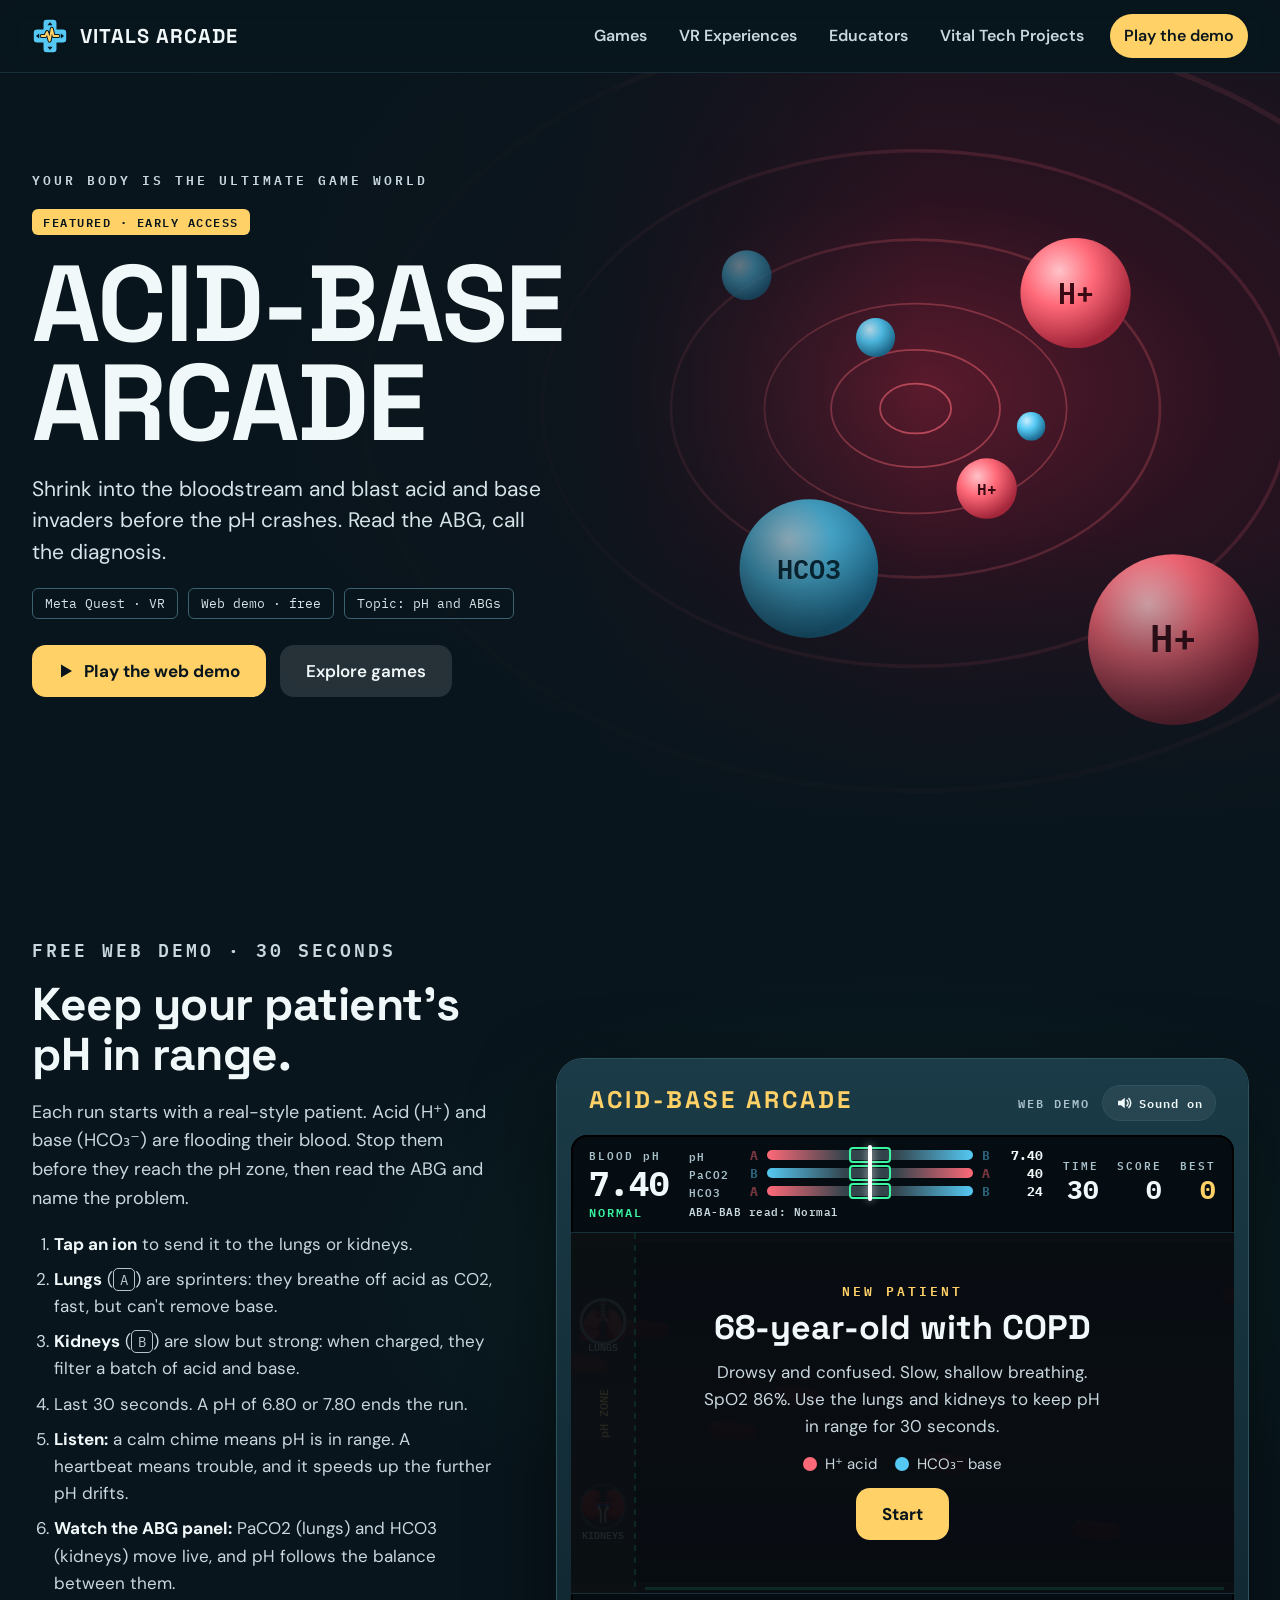
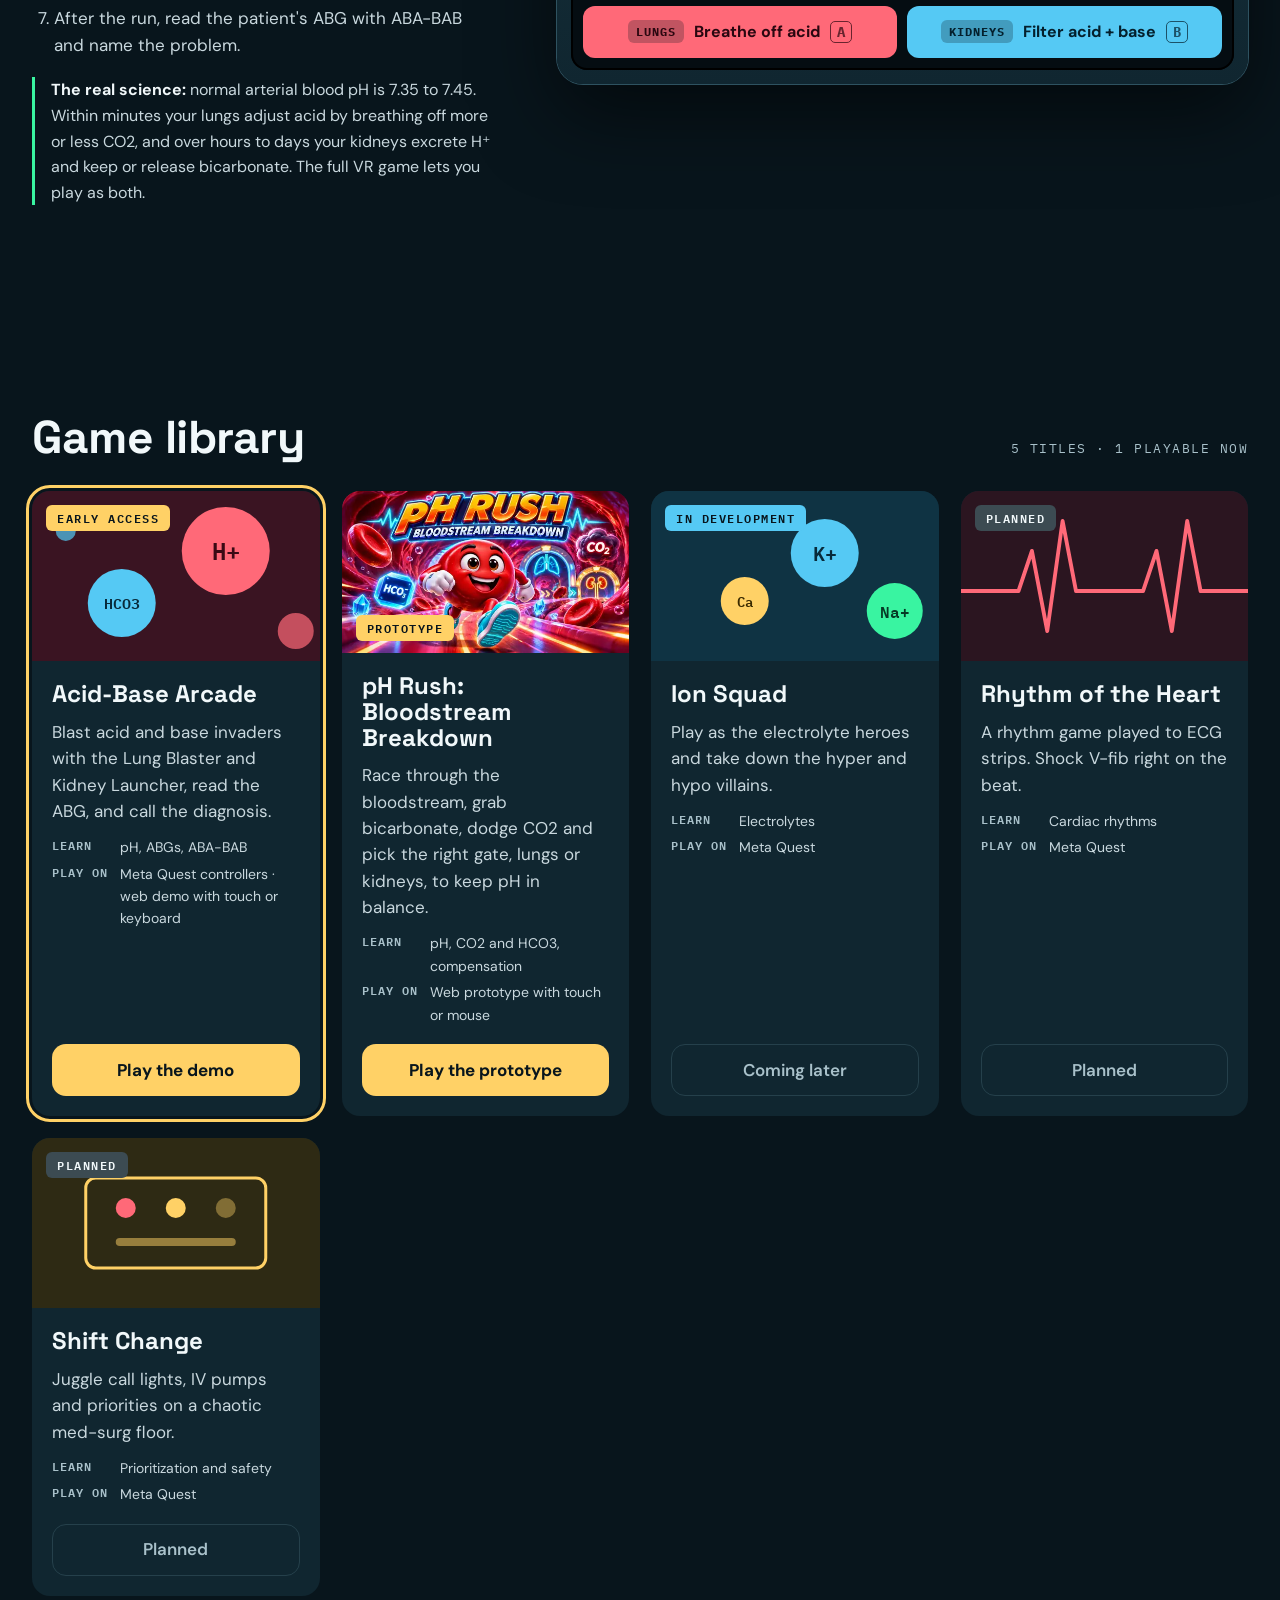
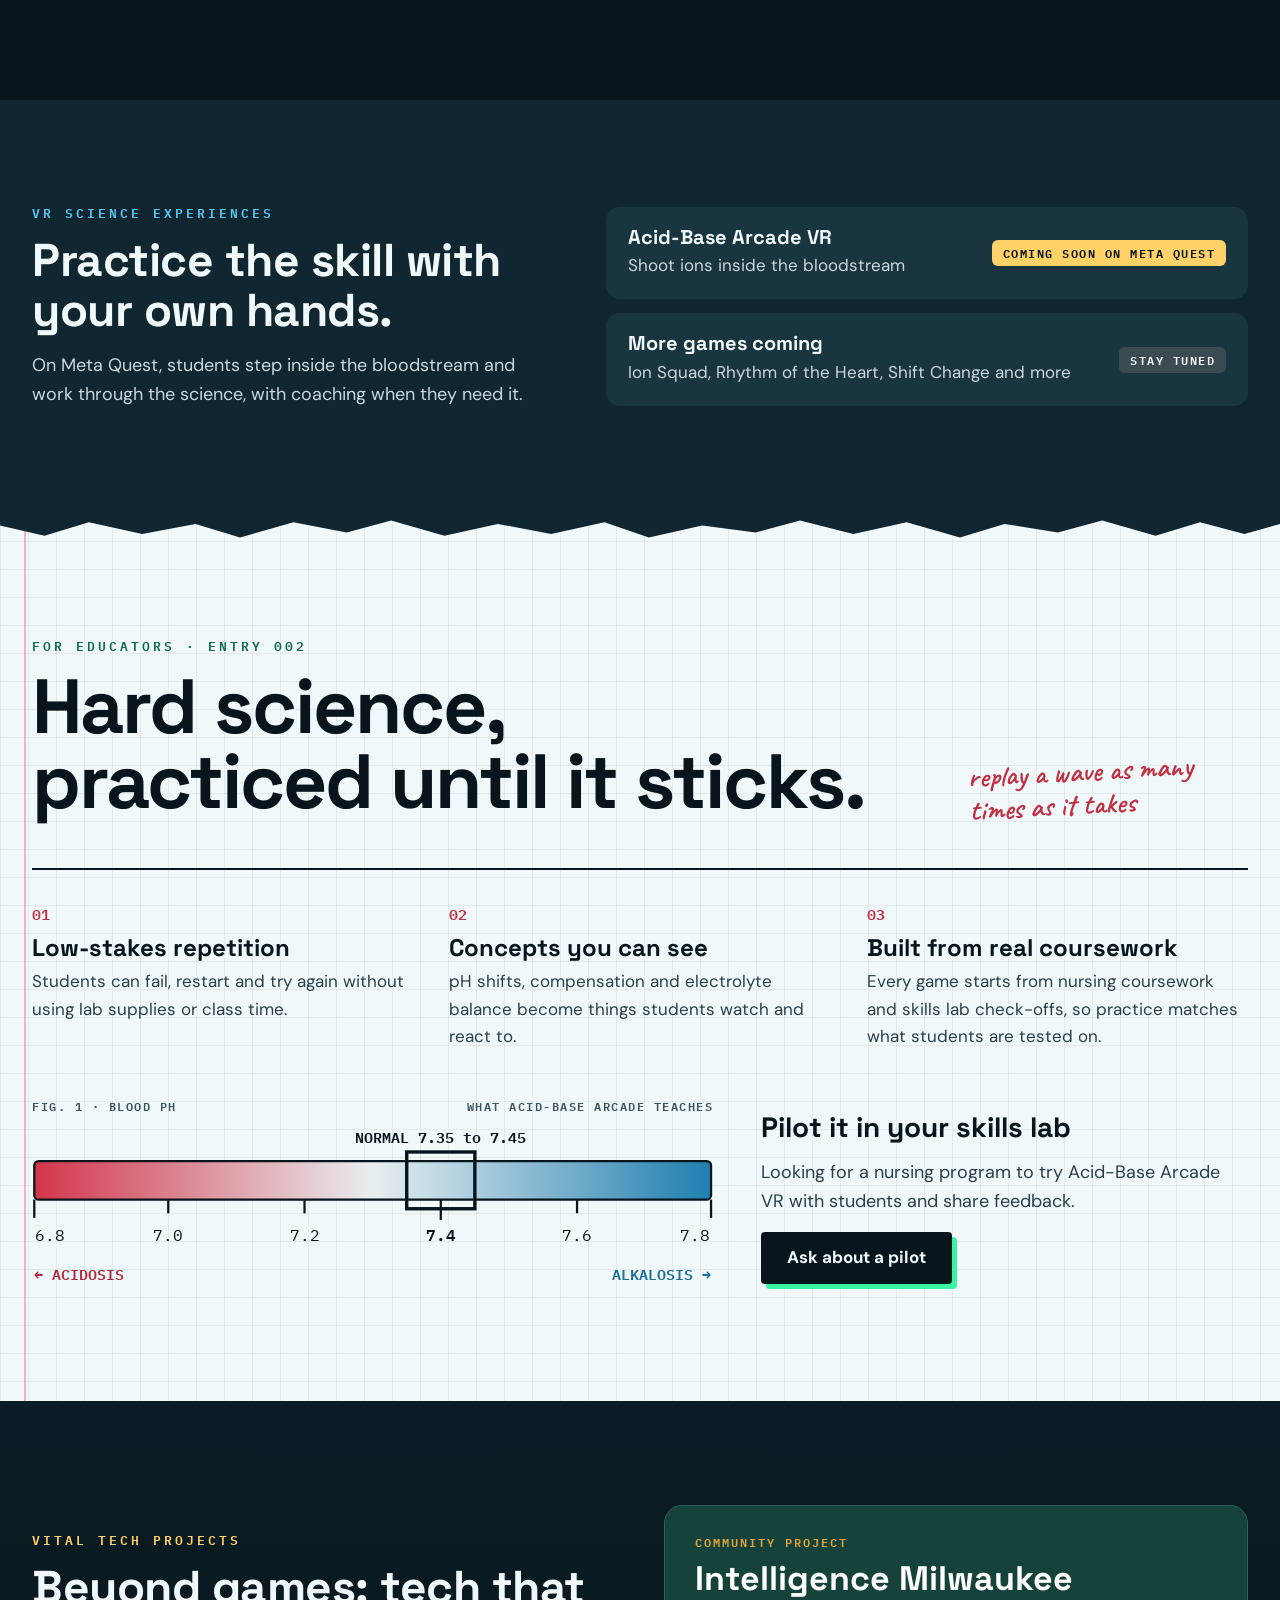
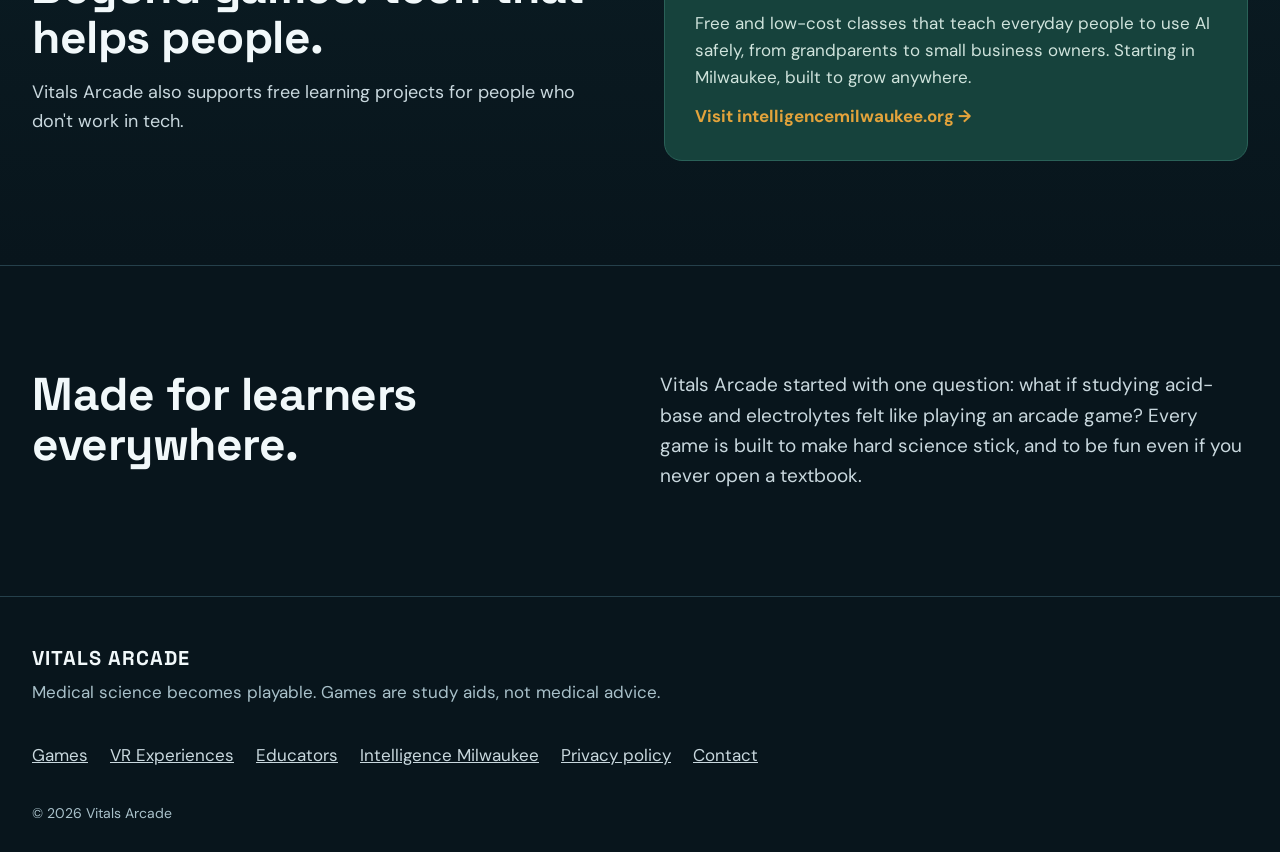
<file: index.html>
<!DOCTYPE html>
<html lang="en">
<head>
<meta charset="utf-8">
<meta name="viewport" content="width=device-width, initial-scale=1">
<title>Vitals Arcade | Medical science becomes playable</title>
<link rel="icon" href="assets/logo/favicon.svg" type="image/svg+xml">
<link rel="icon" href="assets/logo/favicon.ico" sizes="any">
<link rel="apple-touch-icon" href="assets/logo/app-icon-180.png">
<meta name="description" content="Vitals Arcade makes educational games and VR science experiences. Play the free Acid-Base Arcade web demo, explore our game library and VR skills practice.">
<meta name="theme-color" content="#08151C">

<link rel="preconnect" href="https://fonts.googleapis.com">
<link rel="preconnect" href="https://fonts.gstatic.com" crossorigin>
<link href="https://fonts.googleapis.com/css2?family=Caveat:wght@600&family=DM+Sans:wght@400;500;600;700&family=IBM+Plex+Mono:wght@400;600&family=Space+Grotesk:wght@500;700&display=swap" rel="stylesheet">
<link rel="stylesheet" href="styles.css">
</head>
<body>
<a class="skip" href="#main">Skip to content</a>

<header class="site-header" id="top">
  <div class="wrap header-row">
    <a class="brand" href="index.html" aria-label="Vitals Arcade home">
      <svg width="36" height="36" viewBox="0 0 100 100" aria-hidden="true"><rect x="32" y="5" width="36" height="90" rx="9" fill="#08151C" stroke="#08151C" stroke-width="9"/><rect x="5" y="32" width="90" height="36" rx="9" fill="#08151C" stroke="#08151C" stroke-width="9"/><rect x="32" y="5" width="36" height="90" rx="9" fill="#55C9F4"/><rect x="5" y="32" width="90" height="36" rx="9" fill="#55C9F4"/><polygon points="50,11 43,20 57,20" fill="#08151C"/><polygon points="50,89 43,80 57,80" fill="#08151C"/><polygon points="11,50 20,43 20,57" fill="#08151C"/><polygon points="89,50 80,43 80,57" fill="#08151C"/><polyline points="27,50 37,50 42,39 49,63 55,30 60,50 73,50" fill="none" stroke="#08151C" stroke-width="11" stroke-linejoin="round" stroke-linecap="round"/><polyline points="27,50 37,50 42,39 49,63 55,30 60,50 73,50" fill="none" stroke="#FFD166" stroke-width="5.5" stroke-linejoin="round" stroke-linecap="round"/></svg>
      <span>VITALS ARCADE</span>
    </a>
    <button class="menu-btn" type="button" aria-expanded="false" aria-controls="site-nav">
      <svg width="20" height="20" viewBox="0 0 20 20" aria-hidden="true"><path d="M3 6h14M3 10h14M3 14h14" stroke="currentColor" stroke-width="2" stroke-linecap="round"/></svg>
      Menu
    </button>
    <nav class="site-nav" id="site-nav" aria-label="Main">
      <a href="#games">Games</a>
      <a href="#vr">VR Experiences</a>
      <a href="#educators">Educators</a>
      <a href="#projects">Vital Tech Projects</a>
      <a class="nav-cta" href="#play">Play the demo</a>
    </nav>
  </div>
</header>

<main id="main">

<section class="hero" aria-labelledby="hero-title">
  <svg class="hero-art" viewBox="0 0 1440 900" preserveAspectRatio="xMidYMid slice" aria-hidden="true">
    <defs>
      <radialGradient id="tun" cx="72%" cy="42%" r="70%"><stop offset="0%" stop-color="#5A1A2C"/><stop offset="35%" stop-color="#2A1220"/><stop offset="100%" stop-color="#08151C"/></radialGradient>
      <radialGradient id="hOrb" cx="35%" cy="30%" r="70%"><stop offset="0%" stop-color="#FFC2C8"/><stop offset="45%" stop-color="#FF6978"/><stop offset="100%" stop-color="#A3263A"/></radialGradient>
      <radialGradient id="bOrb" cx="35%" cy="30%" r="70%"><stop offset="0%" stop-color="#C9EEFF"/><stop offset="45%" stop-color="#55C9F4"/><stop offset="100%" stop-color="#1D6E93"/></radialGradient>
      <linearGradient id="scrim" x1="0" x2="1"><stop offset="0%" stop-color="#08151C"/><stop offset="45%" stop-color="#08151C" stop-opacity="0.85"/><stop offset="72%" stop-color="#08151C" stop-opacity="0"/></linearGradient>
      <linearGradient id="fade" x1="0" x2="0" y1="0" y2="1"><stop offset="60%" stop-color="#08151C" stop-opacity="0"/><stop offset="100%" stop-color="#08151C"/></linearGradient>
    </defs>
    <rect width="1440" height="900" fill="url(#tun)"/>
    <g class="rings" fill="none" stroke="#FF6978">
      <ellipse cx="1030" cy="400" rx="40" ry="28" stroke-opacity="0.6" stroke-width="2"/>
      <ellipse cx="1030" cy="400" rx="95" ry="66" stroke-opacity="0.45" stroke-width="2"/>
      <ellipse cx="1030" cy="400" rx="170" ry="118" stroke-opacity="0.32" stroke-width="2"/>
      <ellipse cx="1030" cy="400" rx="275" ry="190" stroke-opacity="0.22" stroke-width="3"/>
      <ellipse cx="1030" cy="400" rx="420" ry="290" stroke-opacity="0.15" stroke-width="4"/>
      <ellipse cx="1030" cy="400" rx="620" ry="430" stroke-opacity="0.1" stroke-width="6"/>
    </g>
    <g font-family="IBM Plex Mono, monospace" font-weight="600" text-anchor="middle">
      <g class="float f1"><circle cx="1210" cy="270" r="62" fill="url(#hOrb)"/><text x="1210" y="282" font-size="34" fill="#3A0A14">H+</text></g>
      <g class="float f2"><circle cx="910" cy="580" r="78" fill="url(#bOrb)"/><text x="910" y="592" font-size="30" fill="#082A3A">HCO3</text></g>
      <g class="float f3"><circle cx="1110" cy="490" r="34" fill="url(#hOrb)"/><text x="1110" y="497" font-size="18" fill="#3A0A14">H+</text></g>
      <g class="float f1"><circle cx="1320" cy="660" r="96" fill="url(#hOrb)"/><text x="1320" y="674" font-size="44" fill="#3A0A14">H+</text></g>
      <circle cx="985" cy="320" r="22" fill="url(#bOrb)"/><circle cx="1160" cy="420" r="16" fill="url(#bOrb)"/><circle cx="840" cy="250" r="28" fill="url(#bOrb)" fill-opacity="0.8"/>
    </g>
    <rect width="1440" height="900" fill="url(#scrim)"/>
    <rect width="1440" height="900" fill="url(#fade)"/>
  </svg>
  <div class="wrap hero-copy">
    <p class="eyebrow">Your body is the ultimate game world</p>
    <span class="badge badge-yellow">Featured · Early Access</span>
    <h1 id="hero-title">Acid-Base<br>Arcade</h1>
    <p class="lead">Shrink into the bloodstream and blast acid and base invaders before the pH crashes. Read the ABG, call the diagnosis.</p>
    <ul class="chips" aria-label="Game details">
      <li>Meta Quest · VR</li>
      <li>Web demo · free</li>
      <li>Topic: pH and ABGs</li>
    </ul>
    <div class="btn-row">
      <a class="btn btn-yellow" href="#play"><svg width="16" height="16" viewBox="0 0 16 16" aria-hidden="true"><path d="M3 1.5 L14 8 L3 14.5 Z" fill="currentColor"/></svg>Play the web demo</a>
      <a class="btn btn-glass" href="#games">Explore games</a>
    </div>
  </div>
</section>

<section class="play" id="play" aria-labelledby="play-title">
  <div class="wrap play-grid">
    <div class="play-info">
      <p class="eyebrow eyebrow-green">Free web demo · 30 seconds</p>
      <h2 id="play-title">Keep your patient's pH in range.</h2>
      <p>Each run starts with a real-style patient. Acid (H⁺) and base (HCO₃⁻) are flooding their blood. Stop them before they reach the pH zone, then read the ABG and name the problem.</p>
      <ol class="how">
        <li><b>Tap an ion</b> to send it to the lungs or kidneys.</li>
        <li><b>Lungs</b> (<kbd>A</kbd>) are sprinters: they breathe off acid as CO2, fast, but can't remove base.</li>
        <li><b>Kidneys</b> (<kbd>B</kbd>) are slow but strong: when charged, they filter a batch of acid and base.</li>
        <li>Last 30 seconds. A pH of 6.80 or 7.80 ends the run.</li>
        <li><b>Listen:</b> a calm chime means pH is in range. A heartbeat means trouble, and it speeds up the further pH drifts.</li>
        <li><b>Watch the ABG panel:</b> PaCO2 (lungs) and HCO3 (kidneys) move live, and pH follows the balance between them.</li>
        <li>After the run, read the patient's ABG with ABA-BAB and name the problem.</li>
      </ol>
      <p class="science"><b>The real science:</b> normal arterial blood pH is 7.35 to 7.45. Within minutes your lungs adjust acid by breathing off more or less CO2, and over hours to days your kidneys excrete H⁺ and keep or release bicarbonate. The full VR game lets you play as both.</p>
    </div>

    <div class="cabinet">
      <div class="marquee"><span>ACID-BASE ARCADE</span><span class="marquee-right"><span class="marquee-sub">WEB DEMO</span><button class="mute-btn" id="muteBtn" type="button" aria-pressed="false" aria-label="Mute sound"><svg width="18" height="18" viewBox="0 0 24 24" aria-hidden="true"><path d="M4 9h4l5-4v14l-5-4H4z" fill="currentColor"/><path class="snd-on" d="M16 8.5a5 5 0 0 1 0 7M18.5 6a8.5 8.5 0 0 1 0 12" fill="none" stroke="currentColor" stroke-width="2" stroke-linecap="round"/><path class="snd-off" d="M16 9l6 6M22 9l-6 6" fill="none" stroke="currentColor" stroke-width="2" stroke-linecap="round"/></svg><span class="mute-label">Sound on</span></button></span></div>
      <div class="screen">
        <div class="hud" aria-live="polite">
          <div class="hud-ph">
            <span class="hud-label">BLOOD pH</span>
            <span class="hud-ph-val" id="phVal">7.40</span>
            <span class="hud-status" id="status">NORMAL</span>
          </div>
          <div class="abg-live" id="abgLive" aria-hidden="true">
            <div class="abg-chart" id="abgChart"></div>
            <p class="abg-read" id="abgRead">ABA-BAB read: Normal</p>
          </div>
          <div class="hud-stats">
            <div><span class="hud-label">TIME</span><span class="hud-num" id="timeVal">30</span></div>
            <div><span class="hud-label">SCORE</span><span class="hud-num" id="score">0</span></div>
            <div><span class="hud-label">BEST</span><span class="hud-num hud-best" id="bestVal">0</span></div>
          </div>
        </div>
        <div class="stage" id="stage">
          <canvas id="game" aria-label="Playfield: tap acid and base ions before they reach the pH zone on the left"></canvas>
          <div class="overlay" id="overlay">
            <p class="overlay-kicker" id="ovKicker">NEW PATIENT</p>
            <h3 id="ovTitle">Keep your patient's pH in range</h3>
            <p id="ovText">Tap the ions before they reach the pH zone. Keep pH in range for 30 seconds.</p>
            <div class="legend"><span><i class="dot dot-acid"></i>H⁺ acid</span><span><i class="dot dot-base"></i>HCO₃⁻ base</span></div>
            <div class="quiz" id="quiz" hidden>
              <p class="abg" id="quizAbg"></p>
              <div class="abg-chart abg-chart-quiz" id="quizChart" aria-hidden="true"></div>
              <p class="quiz-step" id="quizStep"></p>
              <p class="quiz-q" id="quizQ">What is this patient's problem?</p>
              <div class="quiz-opts" id="quizOpts"></div>
              <p class="quiz-exp" id="quizExp" hidden></p>
            </div>
            <p class="new-best" id="newBest" hidden>NEW HIGH SCORE!</p>
            <div class="overlay-btns">
              <button class="btn btn-yellow" id="startBtn" type="button">Start game</button>
              <a class="btn btn-mint" id="eaBtn" data-url="" href="#" target="_blank" rel="noopener" hidden>Get Early Access</a>
              <a class="btn btn-glass" id="fullBtn" href="#games" hidden>See the full VR game</a>
            </div>
          </div>
        </div>
        <div class="pads">
          <button class="pad pad-acid" id="padA" type="button" aria-label="Lungs: breathe off the closest acid as CO2 (A key)"><span>LUNGS</span> Breathe off acid <kbd>A</kbd></button>
          <button class="pad pad-base" id="padB" type="button" aria-label="Kidneys: filter a batch of acid and base when charged (B key)"><span>KIDNEYS</span> Filter acid + base <kbd>B</kbd></button>
        </div>
      </div>
    </div>
  </div>
</section>

<section class="games" id="games" aria-labelledby="games-title">
  <div class="wrap">
    <div class="sec-head">
      <h2 id="games-title">Game library</h2>
      <span class="mono-note">5 titles · 1 playable now</span>
    </div>
    <div class="game-grid">
      <article class="game-card is-featured">
        <div class="game-art art-acid">
          <svg viewBox="0 0 300 170" preserveAspectRatio="xMidYMid slice" aria-hidden="true" font-family="IBM Plex Mono, monospace" font-weight="600" text-anchor="middle"><circle cx="200" cy="60" r="44" fill="#FF6978"/><text x="200" y="69" font-size="24" fill="#3A0A14">H+</text><circle cx="96" cy="112" r="34" fill="#55C9F4"/><text x="96" y="118" font-size="15" fill="#082A3A">HCO3</text><circle cx="270" cy="140" r="18" fill="#FF6978" fill-opacity="0.7"/><circle cx="40" cy="40" r="10" fill="#55C9F4" fill-opacity="0.7"/></svg>
          <span class="badge badge-yellow">Early Access</span>
        </div>
        <div class="game-body">
          <h3>Acid-Base Arcade</h3>
          <p>Blast acid and base invaders with the Lung Blaster and Kidney Launcher, read the ABG, and call the diagnosis.</p>
          <dl class="meta"><dt>Learn</dt><dd>pH, ABGs, ABA-BAB</dd><dt>Play on</dt><dd>Meta Quest controllers · web demo with touch or keyboard</dd></dl>
          <a class="btn btn-yellow btn-block" href="#play">Play the demo</a>
        </div>
      </article>
      <article class="game-card">
        <div class="game-art art-phrush">
          <img src="assets/ph-rush-cover.webp" alt="pH Rush: Bloodstream Breakdown cover art, a red blood cell character running through a blood vessel past bicarbonate, CO2, lung and kidney gates" width="560" height="315" loading="lazy">
          <span class="badge badge-yellow">Prototype</span>
        </div>
        <div class="game-body">
          <h3>pH Rush: Bloodstream Breakdown</h3>
          <p>Race through the bloodstream, grab bicarbonate, dodge CO2 and pick the right gate, lungs or kidneys, to keep pH in balance.</p>
          <dl class="meta"><dt>Learn</dt><dd>pH, CO2 and HCO3, compensation</dd><dt>Play on</dt><dd>Web prototype with touch or mouse</dd></dl>
          <a class="btn btn-yellow btn-block" href="ph-rush.html">Play the prototype</a>
        </div>
      </article>
      <article class="game-card">
        <div class="game-art art-ion">
          <svg viewBox="0 0 300 170" preserveAspectRatio="xMidYMid slice" aria-hidden="true" font-family="IBM Plex Mono, monospace" font-weight="600" text-anchor="middle"><circle cx="180" cy="62" r="34" fill="#55C9F4"/><text x="180" y="70" font-size="20" fill="#082A3A">K+</text><circle cx="250" cy="120" r="28" fill="#39F4A1"/><text x="250" y="127" font-size="16" fill="#063A26">Na+</text><circle cx="100" cy="110" r="24" fill="#FFD166"/><text x="100" y="116" font-size="14" fill="#3A2A00">Ca</text></svg>
          <span class="badge badge-blue">In development</span>
        </div>
        <div class="game-body">
          <h3>Ion Squad</h3>
          <p>Play as the electrolyte heroes and take down the hyper and hypo villains.</p>
          <dl class="meta"><dt>Learn</dt><dd>Electrolytes</dd><dt>Play on</dt><dd>Meta Quest</dd></dl>
          <span class="btn btn-disabled btn-block">Coming later</span>
        </div>
      </article>
      <article class="game-card">
        <div class="game-art art-heart">
          <svg viewBox="0 0 300 170" preserveAspectRatio="none" aria-hidden="true"><polyline points="0,100 60,100 74,60 90,140 106,30 120,100 190,100 204,60 220,140 236,30 250,100 300,100" fill="none" stroke="#FF6978" stroke-width="4" stroke-linejoin="round"/></svg>
          <span class="badge badge-gray">Planned</span>
        </div>
        <div class="game-body">
          <h3>Rhythm of the Heart</h3>
          <p>A rhythm game played to ECG strips. Shock V-fib right on the beat.</p>
          <dl class="meta"><dt>Learn</dt><dd>Cardiac rhythms</dd><dt>Play on</dt><dd>Meta Quest</dd></dl>
          <span class="btn btn-disabled btn-block">Planned</span>
        </div>
      </article>
      <article class="game-card">
        <div class="game-art art-shift">
          <svg viewBox="0 0 300 170" preserveAspectRatio="xMidYMid slice" aria-hidden="true"><rect x="60" y="40" width="180" height="90" rx="10" fill="none" stroke="#FFD166" stroke-width="3"/><circle cx="100" cy="70" r="10" fill="#FF6978"/><circle cx="150" cy="70" r="10" fill="#FFD166"/><circle cx="200" cy="70" r="10" fill="#FFD166" fill-opacity="0.4"/><rect x="90" y="100" width="120" height="8" rx="4" fill="#FFD166" fill-opacity="0.5"/></svg>
          <span class="badge badge-gray">Planned</span>
        </div>
        <div class="game-body">
          <h3>Shift Change</h3>
          <p>Juggle call lights, IV pumps and priorities on a chaotic med-surg floor.</p>
          <dl class="meta"><dt>Learn</dt><dd>Prioritization and safety</dd><dt>Play on</dt><dd>Meta Quest</dd></dl>
          <span class="btn btn-disabled btn-block">Planned</span>
        </div>
      </article>
    </div>
  </div>
</section>

<section class="vr" id="vr" aria-labelledby="vr-title">
  <div class="wrap vr-grid">
    <div>
      <p class="eyebrow eyebrow-blue">VR science experiences</p>
      <h2 id="vr-title">Practice the skill with your own hands.</h2>
      <p class="lead-sm">On Meta Quest, students step inside the bloodstream and work through the science, with coaching when they need it.</p>
    </div>
    <ul class="vr-list">
      <li><div><h3>Acid-Base Arcade VR</h3><p>Shoot ions inside the bloodstream</p></div><span class="badge badge-yellow">Coming soon on Meta Quest</span></li>
      <li><div><h3>More games coming</h3><p>Ion Squad, Rhythm of the Heart, Shift Change and more</p></div><span class="badge badge-gray">Stay tuned</span></li>
    </ul>
  </div>
</section>

<section class="notebook" id="educators" aria-labelledby="edu-title">
  <svg class="torn" viewBox="0 0 1440 40" preserveAspectRatio="none" aria-hidden="true"><path d="M0 0 H1440 V14 L1400 26 L1350 12 L1300 28 L1240 10 L1190 24 L1130 14 L1080 30 L1020 12 L960 26 L900 10 L850 24 L790 16 L730 30 L680 12 L620 26 L560 14 L500 28 L440 10 L390 24 L330 12 L270 30 L220 14 L160 26 L100 12 L50 28 L0 16 Z" fill="#102630"/></svg>
  <div class="wrap">
    <div class="edu-head">
      <div>
        <p class="eyebrow eyebrow-ink">For educators · Entry 002</p>
        <h2 id="edu-title">Hard science,<br>practiced until it sticks.</h2>
      </div>
      <p class="handnote">replay a wave as many times as it takes</p>
    </div>
    <div class="edu-points">
      <div><p class="num">01</p><h3>Low-stakes repetition</h3><p>Students can fail, restart and try again without using lab supplies or class time.</p></div>
      <div><p class="num">02</p><h3>Concepts you can see</h3><p>pH shifts, compensation and electrolyte balance become things students watch and react to.</p></div>
      <div><p class="num">03</p><h3>Built from real coursework</h3><p>Every game starts from nursing coursework and skills lab check-offs, so practice matches what students are tested on.</p></div>
    </div>
    <div class="edu-bottom">
      <figure class="ph-fig">
        <figcaption><span>Fig. 1 · Blood pH</span><span>What Acid-Base Arcade teaches</span></figcaption>
        <svg viewBox="0 0 600 150" role="img" aria-label="pH scale from 6.8 to 7.8 with the normal range 7.35 to 7.45 boxed" font-family="IBM Plex Mono, monospace">
          <defs><linearGradient id="phg" x1="0" x2="1"><stop offset="0%" stop-color="#D2364A"/><stop offset="50%" stop-color="#E8EEF0"/><stop offset="100%" stop-color="#1F7FB0"/></linearGradient></defs>
          <rect x="2" y="30" width="596" height="34" rx="4" fill="url(#phg)" stroke="#08151C" stroke-width="2"/>
          <rect x="330" y="22" width="60" height="50" fill="none" stroke="#08151C" stroke-width="3"/>
          <g stroke="#08151C" stroke-width="2"><line x1="2" y1="64" x2="2" y2="80"/><line x1="120" y1="64" x2="120" y2="76"/><line x1="240" y1="64" x2="240" y2="76"/><line x1="360" y1="64" x2="360" y2="82"/><line x1="480" y1="64" x2="480" y2="76"/><line x1="598" y1="64" x2="598" y2="80"/></g>
          <g font-size="14" fill="#08151C" text-anchor="middle"><text x="16" y="100">6.8</text><text x="120" y="100">7.0</text><text x="240" y="100">7.2</text><text x="360" y="100" font-weight="600">7.4</text><text x="480" y="100">7.6</text><text x="584" y="100">7.8</text></g>
          <text x="360" y="14" font-size="13" text-anchor="middle" fill="#08151C" font-weight="600">NORMAL 7.35 to 7.45</text>
          <text x="2" y="135" font-size="13" fill="#B02A3D" font-weight="600">← ACIDOSIS</text>
          <text x="598" y="135" font-size="13" fill="#1A6E99" font-weight="600" text-anchor="end">ALKALOSIS →</text>
        </svg>
      </figure>
      <div class="pilot">
        <h3>Pilot it in your skills lab</h3>
        <p>Looking for a nursing program to try Acid-Base Arcade VR with students and share feedback.</p>
        <a class="btn btn-ink" href="mailto:hello@vitalsarcade.com?subject=Vitals%20Arcade%20pilot">Ask about a pilot</a>
      </div>
    </div>
  </div>
</section>

<section class="projects" id="projects" aria-labelledby="projects-title">
  <div class="wrap projects-grid">
    <div>
      <p class="eyebrow eyebrow-gold">Vital Tech Projects</p>
      <h2 id="projects-title">Beyond games: tech that helps people.</h2>
      <p class="lead-sm">Vitals Arcade also supports free learning projects for people who don't work in tech.</p>
    </div>
    <a class="project-card" href="https://intelligencemilwaukee.org/" target="_blank" rel="noopener">
      <span class="project-tag">Community project</span>
      <span class="project-title">Intelligence Milwaukee</span>
      <span class="project-text">Free and low-cost classes that teach everyday people to use AI safely, from grandparents to small business owners. Starting in Milwaukee, built to grow anywhere.</span>
      <span class="project-link">Visit intelligencemilwaukee.org <span aria-hidden="true">→</span></span>
    </a>
  </div>
</section>

<section class="about" id="about" aria-labelledby="about-title">
  <div class="wrap about-grid">
    <h2 id="about-title">Made for learners everywhere.</h2>
    <p>Vitals Arcade started with one question: what if studying acid-base and electrolytes felt like playing an arcade game? Every game is built to make hard science stick, and to be fun even if you never open a textbook.</p>
  </div>
</section>

</main>

<footer class="site-footer">
  <div class="wrap footer-grid">
    <div>
      <p class="footer-brand">VITALS ARCADE</p>
      <p>Medical science becomes playable. Games are study aids, not medical advice.</p>
    </div>
    <nav aria-label="Footer">
      <a href="#games">Games</a>
      <a href="#vr">VR Experiences</a>
      <a href="#educators">Educators</a>
      <a href="https://intelligencemilwaukee.org/" target="_blank" rel="noopener">Intelligence Milwaukee</a>
      <a href="privacy.html">Privacy policy</a>
      <a href="mailto:hello@vitalsarcade.com">Contact</a>
    </nav>
  </div>
  <p class="wrap copyright">&copy; <span id="yr">2026</span> Vitals Arcade</p>
</footer>

<script src="main.js"></script>
</body>
</html>
</file>
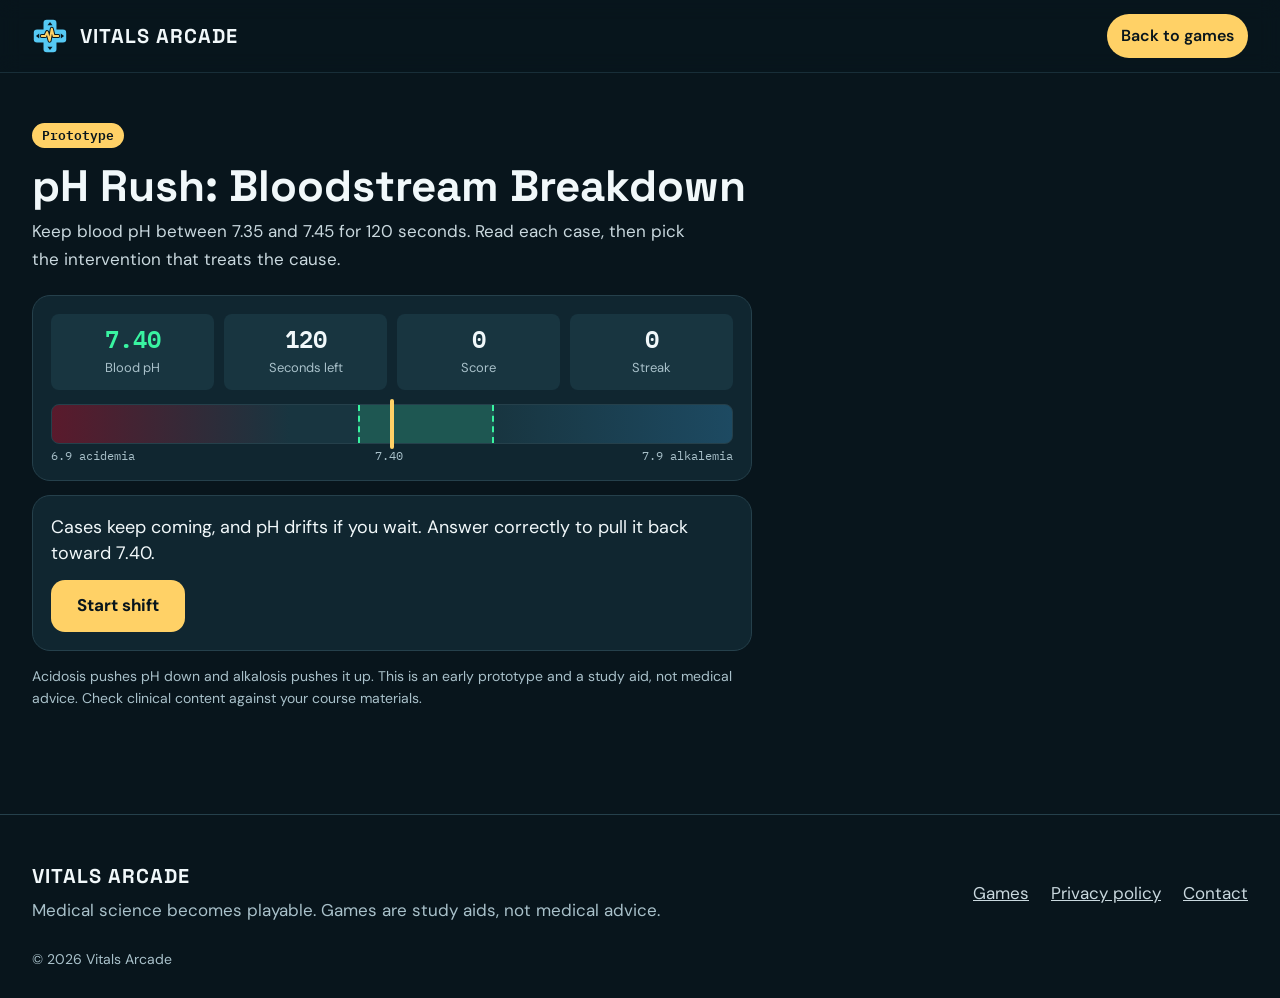
<file: ph-rush.html>
<!DOCTYPE html>
<html lang="en">
<head>
<meta charset="utf-8">
<meta name="viewport" content="width=device-width, initial-scale=1">
<title>pH Rush: Bloodstream Breakdown (Prototype) | Vitals Arcade</title>
<link rel="icon" href="assets/logo/favicon.svg" type="image/svg+xml">
<link rel="icon" href="assets/logo/favicon.ico" sizes="any">
<link rel="apple-touch-icon" href="assets/logo/app-icon-180.png">
<meta name="description" content="Play the pH Rush prototype: pick the right intervention for each acid-base case and keep blood pH in the normal range.">
<meta name="theme-color" content="#08151C">
<link rel="preconnect" href="https://fonts.googleapis.com">
<link rel="preconnect" href="https://fonts.gstatic.com" crossorigin>
<link href="https://fonts.googleapis.com/css2?family=Caveat:wght@600&family=DM+Sans:wght@400;500;600;700&family=IBM+Plex+Mono:wght@400;600&family=Space+Grotesk:wght@500;700&display=swap" rel="stylesheet">
<link rel="stylesheet" href="styles.css">
<style>
  .rush{padding-top:48px;padding-bottom:var(--space)}
  .rush h1{font:700 clamp(28px,5vw,44px)/1.1 var(--f-display);margin:0 0 8px}
  .rush .lead{color:var(--soft);max-width:680px;margin:0 0 22px}
  .rush-badge{display:inline-block;font:600 13px/1 var(--f-mono);padding:6px 10px;border-radius:99px;background:var(--highlight);color:var(--ink);margin-bottom:14px}
  .rush-panel{background:var(--surface);border:1px solid var(--line);border-radius:var(--r-lg);padding:18px;margin-bottom:14px;max-width:720px}
  .rush-stats{display:grid;grid-template-columns:repeat(4,1fr);gap:10px}
  .rush-stat{background:var(--elevated);border-radius:var(--r-sm);padding:10px;text-align:center}
  .rush-stat b{display:block;font:600 24px/1.2 var(--f-mono)}
  .rush-stat span{font-size:13px;color:var(--muted)}
  .rush-gauge{position:relative;height:40px;margin-top:14px;border-radius:var(--r-sm);background:linear-gradient(90deg,#5A1A2C 0%,var(--elevated) 35%,var(--elevated) 65%,#1D4A62 100%);border:1px solid var(--line)}
  .rush-band{position:absolute;top:0;bottom:0;left:45%;width:20%;background:rgba(57,244,161,.18);border-left:2px dashed var(--accent);border-right:2px dashed var(--accent)}
  .rush-needle{position:absolute;top:-6px;bottom:-6px;width:4px;border-radius:2px;background:var(--highlight);transform:translateX(-50%);transition:left .15s linear}
  .rush-scale{display:flex;justify-content:space-between;font:400 12px/1 var(--f-mono);color:var(--muted);margin-top:6px}
  .rush-tag{display:inline-block;font:600 12px/1 var(--f-mono);padding:5px 9px;border-radius:99px;background:var(--elevated);color:var(--secondary);margin-bottom:10px}
  .rush-case{font-size:18px;line-height:1.45;margin:0 0 14px}
  .rush-opts{display:grid;gap:10px}
  .rush-opt{text-align:left;padding:14px;border-radius:var(--r-md);border:1.5px solid var(--line);background:var(--elevated);color:var(--text);font:500 16px/1.35 var(--f-body);cursor:pointer;min-height:48px}
  .rush-opt:hover:not(:disabled){border-color:var(--secondary)}
  .rush-opt:disabled{cursor:default}
  .rush-opt.right{border-color:var(--accent);background:rgba(57,244,161,.14)}
  .rush-opt.wrong{border-color:var(--alert);background:rgba(255,105,120,.14)}
  .rush-feedback{margin-top:12px;color:var(--soft);line-height:1.45;min-height:1.4em}
  .rush-feedback .ok{color:var(--accent);font-weight:700}
  .rush-feedback .bad{color:var(--alert);font-weight:700}
  .rush-note{color:var(--muted);font-size:14px;max-width:720px}
  .rush .hidden{display:none}
  @media (max-width:520px){.rush-stats{grid-template-columns:repeat(2,1fr)}}
</style>
</head>
<body>
<a class="skip" href="#main">Skip to content</a>

<header class="site-header" id="top">
  <div class="wrap header-row">
    <a class="brand" href="index.html" aria-label="Vitals Arcade home">
      <svg width="36" height="36" viewBox="0 0 100 100" aria-hidden="true"><rect x="32" y="5" width="36" height="90" rx="9" fill="#08151C" stroke="#08151C" stroke-width="9"/><rect x="5" y="32" width="90" height="36" rx="9" fill="#08151C" stroke="#08151C" stroke-width="9"/><rect x="32" y="5" width="36" height="90" rx="9" fill="#55C9F4"/><rect x="5" y="32" width="90" height="36" rx="9" fill="#55C9F4"/><polygon points="50,11 43,20 57,20" fill="#08151C"/><polygon points="50,89 43,80 57,80" fill="#08151C"/><polygon points="11,50 20,43 20,57" fill="#08151C"/><polygon points="89,50 80,43 80,57" fill="#08151C"/><polyline points="27,50 37,50 42,39 49,63 55,30 60,50 73,50" fill="none" stroke="#08151C" stroke-width="11" stroke-linejoin="round" stroke-linecap="round"/><polyline points="27,50 37,50 42,39 49,63 55,30 60,50 73,50" fill="none" stroke="#FFD166" stroke-width="5.5" stroke-linejoin="round" stroke-linecap="round"/></svg>
      <span>VITALS ARCADE</span>
    </a>
    <nav class="site-nav" aria-label="Main" style="display:flex;position:static">
      <a class="nav-cta" href="index.html#games">Back to games</a>
    </nav>
  </div>
</header>

<main id="main">
<section class="rush wrap" aria-labelledby="rush-title">
  <span class="rush-badge">Prototype</span>
  <h1 id="rush-title">pH Rush: Bloodstream Breakdown</h1>
  <p class="lead">Keep blood pH between 7.35 and 7.45 for 120 seconds. Read each case, then pick the intervention that treats the cause.</p>

  <div class="rush-panel">
    <div class="rush-stats">
      <div class="rush-stat"><b id="phVal">7.40</b><span>Blood pH</span></div>
      <div class="rush-stat"><b id="timeVal">120</b><span>Seconds left</span></div>
      <div class="rush-stat"><b id="scoreVal">0</b><span>Score</span></div>
      <div class="rush-stat"><b id="streakVal">0</b><span>Streak</span></div>
    </div>
    <div class="rush-gauge" role="img" aria-label="Blood pH gauge">
      <div class="rush-band"></div>
      <div class="rush-needle" id="needle" style="left:50%"></div>
    </div>
    <div class="rush-scale"><span>6.9 acidemia</span><span>7.40</span><span>7.9 alkalemia</span></div>
  </div>

  <div class="rush-panel" id="gamePanel">
    <div id="caseArea" class="hidden">
      <span class="rush-tag" id="caseTag"></span>
      <p class="rush-case" id="caseText"></p>
      <div class="rush-opts" id="opts"></div>
      <div class="rush-feedback" id="feedback" aria-live="polite"></div>
    </div>
    <div id="startArea">
      <p class="rush-case">Cases keep coming, and pH drifts if you wait. Answer correctly to pull it back toward 7.40.</p>
      <button class="btn btn-yellow" id="startBtn" type="button">Start shift</button>
    </div>
  </div>

  <div class="rush-panel hidden" id="endPanel">
    <p class="rush-case" id="endText"></p>
    <button class="btn btn-yellow" id="restartBtn" type="button">Run another shift</button>
  </div>

  <p class="rush-note">Acidosis pushes pH down and alkalosis pushes it up. This is an early prototype and a study aid, not medical advice. Check clinical content against your course materials.</p>
</section>
</main>

<footer class="site-footer">
  <div class="wrap footer-grid">
    <div>
      <p class="footer-brand">VITALS ARCADE</p>
      <p>Medical science becomes playable. Games are study aids, not medical advice.</p>
    </div>
    <nav aria-label="Footer">
      <a href="index.html#games">Games</a>
      <a href="privacy.html">Privacy policy</a>
      <a href="mailto:hello@vitalsarcade.com">Contact</a>
    </nav>
  </div>
  <p class="wrap copyright">&copy; 2026 Vitals Arcade</p>
</footer>

<script>
const CASES = [
  { tag:"Metabolic acidosis", text:"Type 1 diabetic, glucose 540 mg/dL, ketones positive, deep rapid (Kussmaul) breathing. Which is the priority intervention?", dir:-1,
    correct:"IV insulin with IV fluids and electrolyte monitoring",
    wrong:["Oral glucose tablets only","Sodium bicarbonate bolus for every patient with DKA","Restrict all IV fluids to prevent overload"],
    why:"DKA is driven by insulin deficiency. Insulin stops ketone production and fluids correct dehydration. Bicarbonate is reserved for severe cases." },
  { tag:"Metabolic alkalosis", text:"Patient with 3 days of persistent vomiting. Labs show low potassium and chloride, and blood pH is rising. What do you give?", dir:+1,
    correct:"Normal saline and potassium replacement",
    wrong:["IV sodium bicarbonate","Antacid tablets every hour","Hypotonic fluids with no electrolytes"],
    why:"Vomiting loses stomach acid (HCl), which raises pH. Chloride-containing saline and potassium restore the losses." },
  { tag:"Respiratory acidosis", text:"Opioid overdose. RR 6, shallow breathing, sleepy, SpO2 falling. CO2 is building up. What comes first?", dir:-1,
    correct:"Naloxone and support ventilation with airway management",
    wrong:["Increase the IV fluid rate","Give a sedative to calm the patient","Encourage the patient to breathe faster on their own"],
    why:"Retained CO2 lowers pH. Reversing the opioid and restoring ventilation removes the cause." },
  { tag:"Respiratory alkalosis", text:"Anxious patient breathing fast and deep, reports tingling in fingers, end-tidal CO2 is low. What is the best first action?", dir:+1,
    correct:"Coach slow breathing and check for a medical cause such as hypoxia or PE",
    wrong:["Give IV sodium bicarbonate","Increase oxygen to high flow regardless of SpO2","Have the patient hold their breath for a long time"],
    why:"Hyperventilation blows off CO2 and raises pH. Slowing breathing restores CO2, and you should rule out medical causes before assuming anxiety." },
  { tag:"Metabolic acidosis", text:"Patient with severe watery diarrhea for 2 days. Bicarbonate is being lost in stool, and labs show a low HCO3. What is the best plan?", dir:-1,
    correct:"Replace fluid and electrolytes, including bicarbonate-containing fluid as ordered",
    wrong:["Give a loop diuretic","Stop all fluids until stools slow","Give an opioid antidiarrheal and no fluids"],
    why:"Diarrhea causes bicarbonate loss, which lowers pH. Replacing fluid and bicarbonate treats the loss." },
  { tag:"Metabolic alkalosis", text:"Long-term loop diuretic use. Patient has muscle cramps, weakness, and an irregular rhythm. Potassium is 2.8. What is the priority?", dir:+1,
    correct:"Potassium replacement with cardiac monitoring",
    wrong:["Sodium bicarbonate infusion","Hypertonic dextrose infusion","Stop all electrolyte monitoring until morning"],
    why:"Diuretics wash out potassium and chloride, which pushes pH up. Potassium replacement fixes the deficit and protects the heart." },
  { tag:"Metabolic acidosis", text:"Sepsis with rising lactate. Blood pressure is 84/50, and the patient is confused. What should you prioritize?", dir:-1,
    correct:"Fluid resuscitation, early antibiotics, and finding the source",
    wrong:["Oral acetaminophen only","Restrict fluids to avoid edema","Wait for the next scheduled lab draw"],
    why:"Poor perfusion from sepsis produces lactic acid. Restoring perfusion and treating the infection clear the cause." },
  { tag:"Respiratory acidosis", text:"COPD patient with a productive cough, CO2 rising, drowsy and confused. Which intervention supports ventilation best?", dir:-1,
    correct:"Noninvasive ventilation (BiPAP) as ordered, with controlled oxygen",
    wrong:["Give high-flow oxygen and stop monitoring","Give a sedative to reduce work of breathing","Stop bronchodilators to avoid dependence"],
    why:"CO2 retention in COPD needs ventilatory support. High oxygen without control can worsen CO2 retention in these patients." }
];

const CENTER = 7.40, LOW = 6.9, HIGH = 7.9;
let ph, timeLeft, score, streak, active, running, tickTimer, clockTimer, nextTimer, deck;
const $ = id => document.getElementById(id);

function shuffle(a){ for(let i=a.length-1;i>0;i--){ const j=Math.floor(Math.random()*(i+1)); [a[i],a[j]]=[a[j],a[i]]; } return a; }

function renderGauge(){
  $("phVal").textContent = ph.toFixed(2);
  const pct = (ph - LOW) / (HIGH - LOW) * 100;
  $("needle").style.left = Math.max(0, Math.min(100, pct)) + "%";
  $("phVal").style.color = (ph >= 7.35 && ph <= 7.45) ? "var(--accent)" : "var(--alert)";
}

function nextCase(){
  if(!running) return;
  if(deck.length === 0) deck = shuffle(CASES.slice());
  active = deck.pop();
  $("caseTag").textContent = active.tag;
  $("caseText").textContent = active.text;
  $("feedback").textContent = "";
  const options = shuffle([{t:active.correct, ok:true}, ...active.wrong.map(w=>({t:w, ok:false}))]);
  const box = $("opts");
  box.innerHTML = "";
  options.forEach(o => {
    const b = document.createElement("button");
    b.type = "button";
    b.className = "rush-opt";
    b.textContent = o.t;
    b.onclick = () => answer(o, b);
    box.appendChild(b);
  });
}

function answer(choice, btn){
  if(!running || !active) return;
  const buttons = document.querySelectorAll("#opts button");
  buttons.forEach(b => b.disabled = true);
  const current = active;
  active = null;
  const fb = $("feedback");
  fb.textContent = "";
  const lead = document.createElement("span");
  if(choice.ok){
    streak++;
    score += 10 + Math.min(streak, 5) * 2;
    ph += -current.dir * 0.15;
    btn.classList.add("right");
    lead.className = "ok"; lead.textContent = "Correct. ";
  } else {
    streak = 0;
    ph += current.dir * 0.10;
    btn.classList.add("wrong");
    buttons.forEach(b => { if(b.textContent === current.correct) b.classList.add("right"); });
    lead.className = "bad"; lead.textContent = "Not quite. ";
  }
  fb.appendChild(lead);
  fb.appendChild(document.createTextNode(current.why));
  $("scoreVal").textContent = Math.round(score);
  $("streakVal").textContent = streak;
  renderGauge();
  checkCrash();
  if(running){ clearTimeout(nextTimer); nextTimer = setTimeout(nextCase, 2600); }
}

function tick(){
  if(!running) return;
  if(active){ ph += active.dir * 0.0015; } else { ph += (CENTER - ph) * 0.02; }
  if(ph >= 7.35 && ph <= 7.45) score += 0.2;
  $("scoreVal").textContent = Math.round(score);
  renderGauge();
  checkCrash();
}

function checkCrash(){
  if(ph < LOW || ph > HIGH){
    endGame(false, ph < LOW ? "Acidemia. The patient crashed (pH below 6.9)." : "Alkalemia. The patient crashed (pH above 7.9).");
  }
}

function clock(){
  if(!running) return;
  timeLeft--;
  $("timeVal").textContent = timeLeft;
  if(timeLeft <= 0) endGame(true, "Shift complete. Final score: " + Math.round(score) + ".");
}

function endGame(survived, msg){
  if(!running) return;
  running = false;
  clearInterval(tickTimer); clearInterval(clockTimer); clearTimeout(nextTimer);
  $("gamePanel").classList.add("hidden");
  $("endPanel").classList.remove("hidden");
  $("endText").textContent = (survived ? "" : "Patient lost. ") + msg;
}

function start(){
  ph = 7.40; timeLeft = 120; score = 0; streak = 0; active = null; running = true;
  deck = shuffle(CASES.slice());
  $("scoreVal").textContent = "0"; $("streakVal").textContent = "0"; $("timeVal").textContent = "120";
  $("startArea").classList.add("hidden");
  $("caseArea").classList.remove("hidden");
  $("gamePanel").classList.remove("hidden");
  $("endPanel").classList.add("hidden");
  renderGauge();
  tickTimer = setInterval(tick, 100);
  clockTimer = setInterval(clock, 1000);
  nextCase();
}

$("startBtn").onclick = start;
$("restartBtn").onclick = start;
ph = 7.40; renderGauge();
</script>
</body>
</html>
</file>
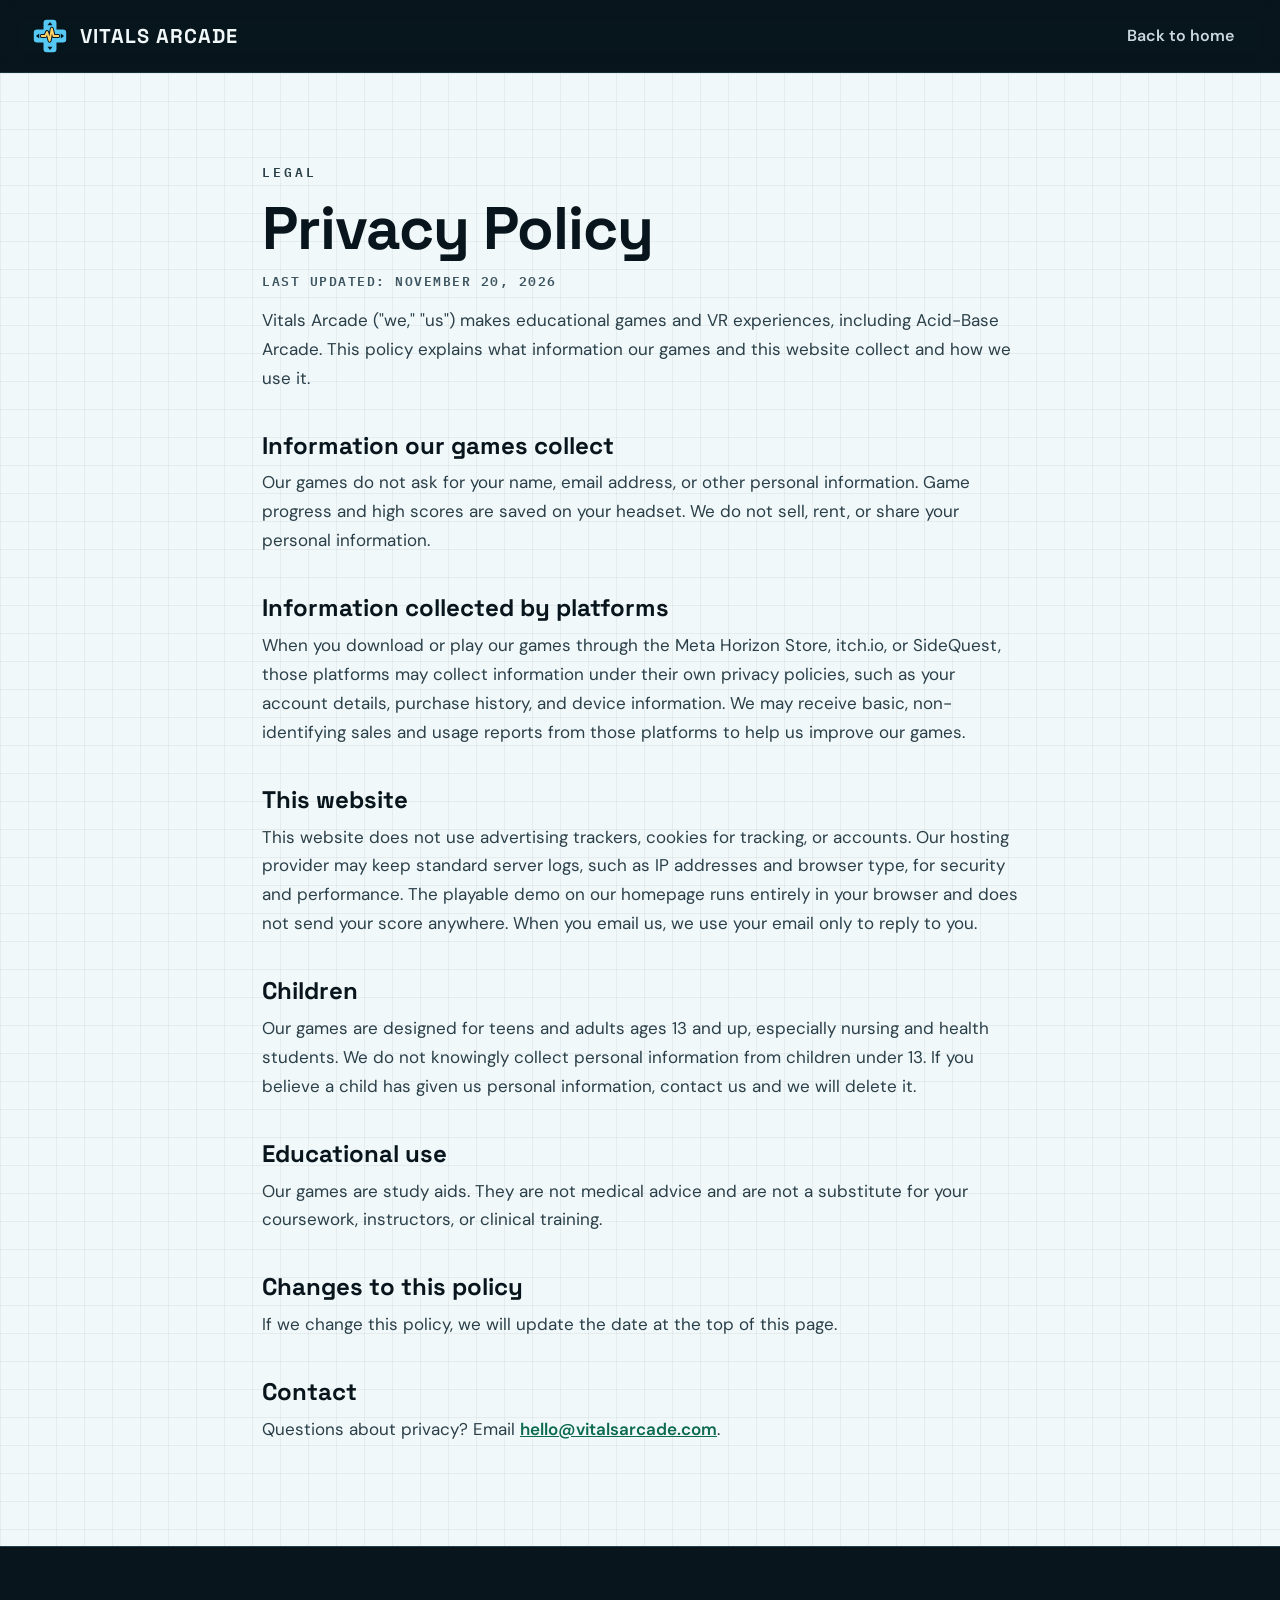
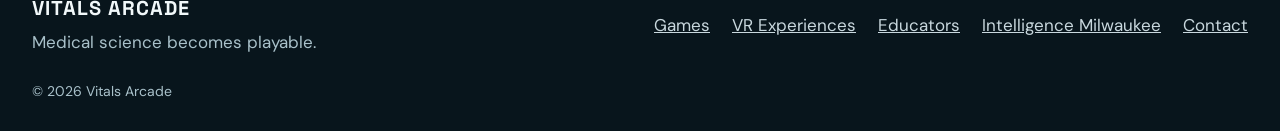
<file: privacy.html>
<!DOCTYPE html>
<html lang="en">
<head>
<meta charset="utf-8">
<meta name="viewport" content="width=device-width, initial-scale=1">
<title>Privacy Policy | Vitals Arcade</title>
<link rel="icon" href="assets/logo/favicon.svg" type="image/svg+xml">
<link rel="icon" href="assets/logo/favicon.ico" sizes="any">
<link rel="apple-touch-icon" href="assets/logo/app-icon-180.png">
<meta name="description" content="How Vitals Arcade games and website handle your information.">
<meta name="theme-color" content="#08151C">

<link rel="preconnect" href="https://fonts.googleapis.com">
<link rel="preconnect" href="https://fonts.gstatic.com" crossorigin>
<link href="https://fonts.googleapis.com/css2?family=DM+Sans:wght@400;500;600;700&family=IBM+Plex+Mono:wght@400;600&family=Space+Grotesk:wght@500;700&display=swap" rel="stylesheet">
<link rel="stylesheet" href="styles.css">
<style>
  .doc{color:var(--ink);background-color:var(--paper);background-image:linear-gradient(rgba(8,21,28,.05) 1px,transparent 1px),linear-gradient(90deg,rgba(8,21,28,.05) 1px,transparent 1px);background-size:28px 28px;padding:clamp(48px,7vw,88px) 0}
  .doc .wrap{max-width:820px}
  .doc h1{font-size:clamp(38px,6vw,60px);letter-spacing:-1px;margin:12px 0 8px}
  .doc h2{font-size:24px;margin:40px 0 10px;letter-spacing:0}
  .doc p{color:var(--ink-soft);margin:0 0 14px;line-height:1.7}
  .doc a{color:var(--ink-green);font-weight:600}
  .doc .updated{font:600 13px var(--f-mono);letter-spacing:1.5px;color:var(--ink-muted)}
</style>
</head>
<body>
<a class="skip" href="#main">Skip to content</a>
<header class="site-header">
  <div class="wrap header-row">
    <a class="brand" href="index.html" aria-label="Vitals Arcade home">
      <svg width="36" height="36" viewBox="0 0 100 100" aria-hidden="true"><rect x="32" y="5" width="36" height="90" rx="9" fill="#08151C" stroke="#08151C" stroke-width="9"/><rect x="5" y="32" width="90" height="36" rx="9" fill="#08151C" stroke="#08151C" stroke-width="9"/><rect x="32" y="5" width="36" height="90" rx="9" fill="#55C9F4"/><rect x="5" y="32" width="90" height="36" rx="9" fill="#55C9F4"/><polygon points="50,11 43,20 57,20" fill="#08151C"/><polygon points="50,89 43,80 57,80" fill="#08151C"/><polygon points="11,50 20,43 20,57" fill="#08151C"/><polygon points="89,50 80,43 80,57" fill="#08151C"/><polyline points="27,50 37,50 42,39 49,63 55,30 60,50 73,50" fill="none" stroke="#08151C" stroke-width="11" stroke-linejoin="round" stroke-linecap="round"/><polyline points="27,50 37,50 42,39 49,63 55,30 60,50 73,50" fill="none" stroke="#FFD166" stroke-width="5.5" stroke-linejoin="round" stroke-linecap="round"/></svg>
      <span>VITALS ARCADE</span>
    </a>
    <nav class="site-nav" style="display:flex;position:static;padding:0;background:none;border:0" aria-label="Main">
      <a href="index.html">Back to home</a>
    </nav>
  </div>
</header>

<main id="main" class="doc">
  <div class="wrap">
    <p class="eyebrow eyebrow-ink">Legal</p>
    <h1>Privacy Policy</h1>
    <p class="updated">LAST UPDATED: NOVEMBER 20, 2026</p>

    <p>Vitals Arcade ("we," "us") makes educational games and VR experiences, including Acid-Base Arcade. This policy explains what information our games and this website collect and how we use it.</p>

    <h2>Information our games collect</h2>
    <p>Our games do not ask for your name, email address, or other personal information. Game progress and high scores are saved on your headset. We do not sell, rent, or share your personal information.</p>

    <h2>Information collected by platforms</h2>
    <p>When you download or play our games through the Meta Horizon Store, itch.io, or SideQuest, those platforms may collect information under their own privacy policies, such as your account details, purchase history, and device information. We may receive basic, non-identifying sales and usage reports from those platforms to help us improve our games.</p>

    <h2>This website</h2>
    <p>This website does not use advertising trackers, cookies for tracking, or accounts. Our hosting provider may keep standard server logs, such as IP addresses and browser type, for security and performance. The playable demo on our homepage runs entirely in your browser and does not send your score anywhere. When you email us, we use your email only to reply to you.</p>

    <h2>Children</h2>
    <p>Our games are designed for teens and adults ages 13 and up, especially nursing and health students. We do not knowingly collect personal information from children under 13. If you believe a child has given us personal information, contact us and we will delete it.</p>

    <h2>Educational use</h2>
    <p>Our games are study aids. They are not medical advice and are not a substitute for your coursework, instructors, or clinical training.</p>

    <h2>Changes to this policy</h2>
    <p>If we change this policy, we will update the date at the top of this page.</p>

    <h2>Contact</h2>
    <p>Questions about privacy? Email <a href="mailto:hello@vitalsarcade.com">hello@vitalsarcade.com</a>.</p>
  </div>
</main>

<footer class="site-footer">
  <div class="wrap footer-grid">
    <div>
      <p class="footer-brand">VITALS ARCADE</p>
      <p>Medical science becomes playable.</p>
    </div>
    <nav aria-label="Footer">
      <a href="index.html#games">Games</a>
      <a href="index.html#vr">VR Experiences</a>
      <a href="index.html#educators">Educators</a>
      <a href="https://intelligencemilwaukee.org/" target="_blank" rel="noopener">Intelligence Milwaukee</a>
      <a href="mailto:hello@vitalsarcade.com">Contact</a>
    </nav>
  </div>
  <p class="wrap copyright">&copy; 2026 Vitals Arcade</p>
</footer>
</body>
</html>
</file>
<file: styles.css>
/* Vitals Arcade design tokens */
:root{
  --bg:#08151C; --surface:#102630; --elevated:#183540;
  --text:#F1F8FA; --muted:#A9C1CA; --soft:#C9D8DE; --line:#25404B;
  --accent:#39F4A1; --secondary:#55C9F4; --alert:#FF6978; --highlight:#FFD166;
  --acid:#FF6978; --base:#55C9F4;
  --paper:#F1F8FA; --ink:#08151C; --ink-soft:#2A3F48; --ink-muted:#3D5560;
  --ink-green:#0B6B4C; --ink-red:#C22F43;
  --f-display:"Space Grotesk",system-ui,sans-serif;
  --f-body:"DM Sans",system-ui,sans-serif;
  --f-mono:"IBM Plex Mono",ui-monospace,monospace;
  --f-hand:"Caveat",cursive;
  --r-sm:8px; --r-md:14px; --r-lg:18px;
  --space:clamp(64px,9vw,104px);
  --wrap:1280px;
}
*{box-sizing:border-box}
[hidden]{display:none!important}
html{scroll-behavior:smooth;scroll-padding-top:84px}
body{margin:0;background:var(--bg);color:var(--text);font:17px/1.6 var(--f-body);overflow-x:clip}
img,svg{max-width:100%}
h1,h2,h3{font-family:var(--f-display);line-height:1.08;margin:0}
h2{font-size:clamp(32px,4.4vw,46px);letter-spacing:-.5px}
p{margin:0}
a{color:var(--highlight)}
a:focus-visible,button:focus-visible{outline:3px solid var(--highlight);outline-offset:3px}
.wrap{max-width:var(--wrap);margin:0 auto;padding:0 clamp(18px,4vw,32px)}
.skip{position:absolute;left:-9999px;top:8px;z-index:50;background:#fff;color:#000;padding:10px 14px;border-radius:8px}
.skip:focus{left:12px}
kbd{font-family:var(--f-mono);font-size:.85em;padding:1px 6px;border-radius:5px;border:1px solid currentColor;opacity:.9}

/* Buttons, badges, labels */
.btn{display:inline-flex;align-items:center;justify-content:center;gap:10px;min-height:52px;padding:0 26px;border-radius:var(--r-md);font:700 17px/1 var(--f-body);text-decoration:none;border:0;cursor:pointer;transition:transform .15s,background-color .15s,box-shadow .15s}
.btn:hover{transform:translateY(-2px)}
.btn-yellow{background:var(--highlight);color:var(--ink)}
.btn-yellow:hover{background:#FFDD8A;color:var(--ink)}
.btn-glass{background:rgba(241,248,250,.12);color:var(--text);font-weight:600}
.btn-glass:hover{background:rgba(241,248,250,.2);color:var(--text)}
.btn-ink{background:var(--ink);color:var(--paper);border-radius:4px;box-shadow:5px 5px 0 var(--accent)}
.btn-ink:hover{color:var(--paper);box-shadow:7px 7px 0 var(--accent)}
.btn-disabled{border:1.5px solid var(--line);color:var(--muted);font-weight:600;cursor:default}
.btn-disabled:hover{transform:none}
.btn-block{width:100%}
.badge{display:inline-block;font:600 12px/1 var(--f-mono);letter-spacing:1.5px;text-transform:uppercase;padding:7px 11px;border-radius:6px}
.badge-yellow{background:var(--highlight);color:var(--ink)}
.badge-blue{background:var(--secondary);color:var(--ink)}
.badge-gray{background:#3C4B52;color:var(--text)}
.eyebrow{font:600 13px/1.4 var(--f-mono);letter-spacing:3px;text-transform:uppercase;color:var(--soft)}
.eyebrow-green{color:var(--accent)} .eyebrow-blue{color:var(--secondary)} .eyebrow-gold{color:var(--highlight)} .eyebrow-ink{color:var(--ink-green)}
.mono-note{font:13px/1.4 var(--f-mono);letter-spacing:1.5px;text-transform:uppercase;color:var(--muted)}
.lead-sm{font-size:18px;color:var(--soft);margin-top:16px}

/* Header */
.site-header{position:sticky;top:0;z-index:20;background:rgba(8,21,28,.86);backdrop-filter:blur(10px);-webkit-backdrop-filter:blur(10px);border-bottom:1px solid rgba(37,64,75,.6)}
.header-row{display:flex;align-items:center;justify-content:space-between;gap:16px;min-height:72px}
.brand{display:flex;align-items:center;gap:12px;text-decoration:none;color:var(--text);font:700 20px/1 var(--f-display);letter-spacing:1px}
.site-nav{display:flex;align-items:center;gap:4px}
.site-nav a{display:inline-flex;align-items:center;min-height:44px;padding:0 14px;border-radius:999px;color:var(--soft);text-decoration:none;font-weight:600;font-size:16px}
.site-nav a:hover{color:var(--text);background:rgba(241,248,250,.08)}
.site-nav .nav-cta{background:var(--highlight);color:var(--ink);margin-left:8px}
.site-nav .nav-cta:hover{background:#FFDD8A;color:var(--ink)}
.menu-btn{display:none;align-items:center;gap:8px;min-height:44px;padding:0 14px;border-radius:999px;border:1.5px solid var(--line);background:transparent;color:var(--text);font:600 16px var(--f-body);cursor:pointer}
@media (max-width:900px){
  .menu-btn{display:inline-flex}
  .site-nav{display:none;position:absolute;left:0;right:0;top:72px;flex-direction:column;align-items:stretch;padding:12px clamp(18px,4vw,32px) 20px;background:var(--bg);border-bottom:1px solid var(--line)}
  .site-nav.open{display:flex}
  .site-nav a{border-radius:var(--r-sm);font-size:18px;min-height:52px}
  .site-nav .nav-cta{margin:8px 0 0;justify-content:center}
}

/* Hero */
.hero{position:relative;overflow:hidden;min-height:min(760px,92vh);display:flex;align-items:center}
.hero-art{position:absolute;inset:0;width:100%;height:100%}
.hero-copy{position:relative;width:100%;padding-top:72px;padding-bottom:110px;display:flex;flex-direction:column;gap:20px;align-items:flex-start}
.hero-copy > *{max-width:640px}
.hero h1{font-size:clamp(56px,9vw,108px);line-height:.92;letter-spacing:-2px;text-transform:uppercase}
.hero .lead{font-size:clamp(18px,2vw,21px);line-height:1.5;color:#D5E4E9;max-width:520px}
.chips{list-style:none;display:flex;flex-wrap:wrap;gap:10px;margin:0;padding:0;font:13px/1 var(--f-mono)}
.chips li{padding:8px 12px;border-radius:6px;border:1px solid #3C6271;color:#D5E4E9;background:rgba(8,21,28,.4)}
.btn-row{display:flex;flex-wrap:wrap;gap:14px;margin-top:6px}
.float{animation:bob 6s ease-in-out infinite}
.f2{animation-duration:7.5s;animation-delay:-2s}.f3{animation-duration:5s;animation-delay:-1s}
@keyframes bob{50%{transform:translateY(-14px)}}
@media (max-width:700px){.hero{min-height:0}.hero-art{opacity:.55}}

/* Play / arcade cabinet */
.play{padding:var(--space) 0;background:radial-gradient(800px 420px at 70% 40%,rgba(57,244,161,.07),transparent 70%)}
.play-grid{display:grid;grid-template-columns:minmax(0,.8fr) minmax(0,1.2fr);gap:clamp(32px,5vw,64px);align-items:center}
.play-info{display:flex;flex-direction:column;gap:18px}
.play-info > p{color:var(--soft);font-size:18px}
.how{margin:0;padding-left:22px;display:grid;gap:8px;color:var(--soft)}
.how b{color:var(--text)}
.science{border-left:3px solid var(--accent);padding-left:16px;font-size:16px!important}
.science b{color:var(--text)}
.cabinet{background:linear-gradient(#1A3B47,#102630);border-radius:26px;padding:14px;box-shadow:0 0 0 1px #2E5260,0 30px 80px rgba(0,0,0,.55)}
.marquee{display:flex;justify-content:space-between;align-items:baseline;gap:12px;padding:12px 18px 14px;font:700 clamp(18px,2.4vw,24px)/1 var(--f-display);letter-spacing:3px;color:var(--highlight)}
.marquee-sub{font:600 12px/1 var(--f-mono);letter-spacing:2px;color:var(--muted)}
.screen{background:#050D12;border-radius:16px;overflow:hidden;box-shadow:inset 0 0 0 2px #000}
.hud{display:grid;grid-template-columns:auto minmax(0,1fr) auto;gap:20px;align-items:center;padding:14px 18px;border-bottom:1px solid #16303A}
.hud-label{display:block;font:600 11px/1 var(--f-mono);letter-spacing:2px;color:var(--muted);margin-bottom:6px}
.hud-ph{display:flex;flex-direction:column}
.hud-ph-val{font:700 34px/1 var(--f-mono);color:var(--text);font-variant-numeric:tabular-nums}
.hud-status{font:600 12px/1 var(--f-mono);letter-spacing:2px;margin-top:6px;color:var(--accent)}
.gauge-bar{position:relative;height:14px;border-radius:7px;background:linear-gradient(90deg,var(--acid),#3A4A52 45%,#3A4A52 55%,var(--base))}
.gauge-normal{position:absolute;top:-3px;bottom:-3px;left:55%;width:10%;border:2px solid var(--accent);border-radius:4px}
.gauge-needle{position:absolute;top:-6px;bottom:-6px;width:4px;margin-left:-2px;left:60%;background:#fff;border-radius:2px;box-shadow:0 0 8px rgba(255,255,255,.7);transition:left .12s linear}
.gauge-scale{display:flex;justify-content:space-between;font:11px/1 var(--f-mono);color:var(--muted);margin-top:8px}
.hud-stats{display:flex;gap:18px;text-align:right}
/* ABA-BAB ABG panel: pH, PaCO2 and HCO3 bars. Low side on the left, high side on the right, normal zone in the middle.
   Letters follow ABA-BAB: pH A..B, PaCO2 B..A (more CO2 = more acid), HCO3 A..B. */
.abg-live{min-width:0}
.abg-chart{display:flex;flex-direction:column;gap:5px;width:100%}
.abg-row{display:grid;grid-template-columns:52px 14px minmax(0,1fr) 14px 44px;align-items:center;gap:6px;font:600 11px/1 var(--f-mono);color:var(--muted);border-radius:6px;transition:background .25s}
.abg-name{letter-spacing:1px;text-align:left}
.abg-l,.abg-r{font:700 13px/1 var(--f-mono);text-align:center;opacity:.45;transition:opacity .15s,transform .15s}
.abg-l.on,.abg-r.on{opacity:1;transform:scale(1.25)}
.abg-a{color:var(--acid)}.abg-b{color:var(--base)}
.abg-bar{position:relative;height:10px;border-radius:5px;background:linear-gradient(90deg,var(--lc),#33444C 38%,#33444C 62%,var(--rc))}
.abg-norm{position:absolute;top:-3px;bottom:-3px;left:40%;width:20%;border:2px solid var(--accent);border-radius:4px}
.abg-mid{position:absolute;top:-1px;bottom:-1px;left:50%;width:1px;background:rgba(57,244,161,.55)}
.abg-mark{position:absolute;top:-5px;bottom:-5px;width:4px;margin-left:-2px;left:50%;background:#fff;border-radius:2px;box-shadow:0 0 8px rgba(255,255,255,.7);transition:left .12s linear}
.abg-val{font:700 13px/1 var(--f-mono);color:var(--text);text-align:right;font-variant-numeric:tabular-nums}
.abg-tag{position:absolute;right:4px;top:50%;transform:translateY(-50%);font:700 10px/1 var(--f-mono);white-space:nowrap;padding:2px 6px;border-radius:4px;background:rgba(5,13,18,.88);opacity:0;transition:opacity .2s;pointer-events:none}
.abg-row.pulse{background:rgba(255,209,102,.12)}
.abg-row.pulse .abg-tag{opacity:1}
.abg-row.match{background:rgba(57,244,161,.14)}
.abg-row.match .abg-name{color:var(--accent)}
.abg-read{font:600 11px/1.3 var(--f-mono);color:var(--soft);margin-top:6px;letter-spacing:.5px}
.abg-chart-quiz{max-width:400px;background:rgba(241,248,250,.05);border:1px solid #2E5260;border-radius:10px;padding:10px 10px 8px}
.abg-chart-quiz .abg-row{text-align:left}
.quiz-step{font:600 12px/1 var(--f-mono)!important;letter-spacing:2px;color:var(--highlight)!important;margin:0}
.quiz-opts.two{grid-template-columns:1fr 1fr}
.quiz-opts.three{grid-template-columns:1fr}
.quiz-fb{font-size:14px;text-align:left;color:var(--soft)}

.hud-num{font:700 26px/1 var(--f-mono);font-variant-numeric:tabular-nums}
.stage{position:relative}
#game{display:block;width:100%;height:360px;touch-action:manipulation;cursor:crosshair}
.stage::after{content:"";position:absolute;inset:0;pointer-events:none;background:repeating-linear-gradient(0deg,rgba(255,255,255,.03) 0 1px,transparent 1px 3px)}
.stage.hit-acid{animation:hitA .3s}.stage.hit-base{animation:hitB .3s}
@keyframes hitA{30%{box-shadow:inset 0 0 0 4px var(--acid)}}
@keyframes hitB{30%{box-shadow:inset 0 0 0 4px var(--base)}}
.overlay{position:absolute;inset:0;z-index:2;display:flex;flex-direction:column;align-items:center;justify-content:center;gap:12px;text-align:center;padding:20px;background:rgba(5,13,18,.88)}
.overlay h3{font-size:clamp(26px,3.4vw,34px)}
.overlay p{color:var(--soft);max-width:400px}
.overlay-kicker{font:600 13px/1 var(--f-mono)!important;letter-spacing:3px;color:var(--highlight)!important;animation:blink 1.4s steps(2) infinite}
@keyframes blink{50%{opacity:.35}}
.legend{display:flex;gap:18px;font-size:15px;color:var(--soft)}
.legend span{display:inline-flex;align-items:center;gap:8px}
.dot{display:inline-block;width:14px;height:14px;border-radius:50%}
.dot-acid{background:var(--acid)}.dot-base{background:var(--base)}
.pads{display:grid;grid-template-columns:1fr 1fr;gap:10px;padding:12px;border-top:1px solid #16303A}
.pad{display:flex;align-items:center;justify-content:center;gap:10px;min-height:52px;border-radius:12px;border:0;font:700 16px var(--f-body);cursor:pointer;transition:transform .08s}
.pad:active{transform:scale(.97)}
.pad span{font:700 14px var(--f-mono);padding:4px 8px;border-radius:6px;background:rgba(8,21,28,.25)}
.pad kbd{opacity:.7}
.pad-acid{background:var(--acid);color:#2A0710}
.pad-base{background:linear-gradient(90deg,var(--base) var(--charge,100%),#2B6A80 var(--charge,100%));color:#04202D}
.pad-acid{background:linear-gradient(90deg,var(--acid) var(--charge,100%),#8A3B45 var(--charge,100%))}
.pad span{font-size:12px!important;letter-spacing:1px}
.pad{touch-action:manipulation;-webkit-tap-highlight-color:transparent;user-select:none;-webkit-user-select:none}
.marquee-right{display:inline-flex;align-items:center;gap:12px}
.mute-btn{display:inline-flex;align-items:center;gap:6px;min-height:36px;padding:6px 12px;border:1px solid #2E5260;border-radius:999px;background:rgba(241,248,250,.06);color:var(--text);font:600 12px/1 var(--f-mono);letter-spacing:1px;cursor:pointer}
.mute-btn:hover{background:rgba(241,248,250,.14)}
.mute-btn .snd-off{display:none}
.mute-btn.is-muted{color:var(--muted)}
.mute-btn.is-muted .snd-on{display:none}.mute-btn.is-muted .snd-off{display:inline}
.hud-best{color:var(--highlight)}
.new-best{font:700 14px/1 var(--f-mono)!important;letter-spacing:3px;color:var(--accent)!important;animation:blink 1s steps(2) infinite}
.overlay-btns{display:flex;flex-wrap:wrap;justify-content:center;gap:10px}
.overlay.ended .legend{display:none}
.stage.quiz-open #game{height:560px}
.quiz{display:flex;flex-direction:column;align-items:center;gap:10px;width:100%;max-width:440px}
.abg{font:600 14px/1.4 var(--f-mono)!important;color:var(--text)!important;background:rgba(241,248,250,.08);border:1px solid #2E5260;border-radius:10px;padding:8px 12px}
.quiz-q{font-weight:700;color:var(--text)!important}
.quiz-opts{display:grid;grid-template-columns:1fr 1fr;gap:8px;width:100%}
.quiz-opt{min-height:44px;padding:8px 10px;border-radius:10px;border:1px solid #2E5260;background:rgba(241,248,250,.08);color:var(--text);font:600 15px/1.2 var(--f-body);cursor:pointer}
.quiz-opt:hover:not(:disabled){background:rgba(241,248,250,.16)}
.quiz-opt:disabled{cursor:default;opacity:.55}
.quiz-opt.is-right{opacity:1;background:var(--accent);color:var(--ink);border-color:var(--accent)}
.quiz-opt.is-wrong{opacity:1;background:var(--acid);color:#2A0710;border-color:var(--acid)}
.quiz-exp{font-size:15px;text-align:left}
.overlay{overflow-y:auto}
.btn-mint{background:var(--accent);color:var(--ink)}
.btn-mint:hover{filter:brightness(1.08);color:var(--ink)}
@media (max-width:900px){.play-grid{grid-template-columns:minmax(0,1fr)}.cabinet{order:-1}}
@media (max-width:560px){
  .hud{grid-template-columns:auto auto;row-gap:12px}
  .gauge{grid-column:1 / -1;order:3}
  .abg-live{grid-column:1 / -1;order:3}
  #game{height:300px}
  .cabinet{padding:8px;border-radius:18px}
  .pad kbd{display:none}
  .marquee{padding:10px 12px 12px;letter-spacing:2px}
  .marquee-sub{display:none}
  .mute-label{display:none}
  .mute-btn{min-width:40px;min-height:40px;justify-content:center;padding:6px}
  .hud{padding:12px 14px;gap:12px}
  .hud-ph-val{font-size:28px}
  .hud-stats{gap:14px}
  .hud-num{font-size:22px}
  #game{height:min(300px,46svh)}
  .overlay{padding:14px;gap:10px}
  .overlay h3{font-size:24px}
  .overlay p{font-size:15px}
  .overlay{justify-content:flex-start}
  .stage.quiz-open #game{height:640px}
  .quiz-opt{font-size:14px;min-height:42px}
  .quiz-exp{font-size:14px}
  .legend{font-size:14px}
  .overlay-btns{display:grid;grid-template-columns:1fr 1fr;width:100%;max-width:320px;gap:8px}
  .overlay-btns .btn{min-height:44px;padding:10px 12px;font-size:15px;justify-content:center}
  #startBtn{grid-column:1 / -1}
  .overlay-btns .btn:only-child{grid-column:1 / -1}
  .pads{gap:8px;padding:10px}
  .pad{min-height:64px;font-size:14px;flex-wrap:wrap;gap:4px 8px;line-height:1.15;text-align:center}
}

/* Game library */
.games{padding:var(--space) 0}
.sec-head{display:flex;flex-wrap:wrap;gap:12px;justify-content:space-between;align-items:baseline;margin-bottom:28px}
.game-grid{display:grid;grid-template-columns:repeat(auto-fit,minmax(min(100%,260px),1fr));gap:22px}
.game-card{display:flex;flex-direction:column;border-radius:var(--r-lg);overflow:hidden;background:var(--surface);transition:transform .2s,box-shadow .2s}
.game-card:hover{transform:translateY(-4px);box-shadow:0 18px 40px rgba(0,0,0,.4)}
.game-card.is-featured{outline:3px solid var(--highlight);outline-offset:3px}
.game-art{position:relative;height:170px}
.game-art svg{width:100%;height:100%;display:block}
.game-art img{width:100%;height:100%;display:block;object-fit:cover}
.game-art.art-phrush{height:auto;aspect-ratio:16/9}
.game-art.art-phrush .badge{top:auto;bottom:12px}
.game-art .badge{position:absolute;left:14px;top:14px}
.art-acid{background:#3A1422}.art-ion{background:#0F3343}.art-heart{background:#2B1520}.art-shift{background:#2E2A14}
.game-body{padding:20px;display:flex;flex-direction:column;gap:12px;flex:1}
.game-body h3{font-size:24px}
.game-body > p{color:var(--soft);line-height:1.55}
.meta{display:grid;grid-template-columns:auto 1fr;gap:4px 12px;margin:0 0 6px;font-size:14px}
.meta dt{font:600 12px/1.6 var(--f-mono);letter-spacing:1px;text-transform:uppercase;color:var(--muted)}
.meta dd{margin:0;color:var(--soft)}
.game-body .btn{margin-top:auto}

/* VR */
.vr{background:var(--surface);padding:var(--space) 0}
.vr-grid{display:grid;grid-template-columns:minmax(0,.9fr) minmax(0,1.1fr);gap:48px;align-items:center}
.vr-grid h2{margin-top:14px}
.vr-list{list-style:none;margin:0;padding:0;display:grid;gap:14px}
.vr-list li{display:flex;flex-wrap:wrap;gap:12px 16px;justify-content:space-between;align-items:center;padding:20px 22px;border-radius:var(--r-md);background:var(--elevated)}
.vr-list h3{font-size:20px;margin-bottom:4px}
.vr-list p{color:var(--soft)}
@media (max-width:900px){.vr-grid{grid-template-columns:minmax(0,1fr)}}

/* Educators: lab notebook */
.notebook{position:relative;color:var(--ink);background-color:var(--paper);background-image:linear-gradient(rgba(8,21,28,.06) 1px,transparent 1px),linear-gradient(90deg,rgba(8,21,28,.06) 1px,transparent 1px);background-size:28px 28px;padding:calc(var(--space) + 20px) 0 var(--space)}
.notebook::before{content:"";position:absolute;left:clamp(8px,2vw,24px);top:0;bottom:0;width:2px;background:var(--alert);opacity:.5}
.torn{position:absolute;left:0;top:-1px;width:100%;height:34px;display:block}
.notebook .wrap{display:flex;flex-direction:column;gap:48px}
.edu-head{display:flex;flex-wrap:wrap;gap:24px 40px;align-items:flex-end;justify-content:space-between}
.edu-head h2{font-size:clamp(42px,6vw,84px);line-height:.98;letter-spacing:-2px;margin-top:14px}
.handnote{font:600 clamp(24px,3vw,30px)/1.1 var(--f-hand);color:var(--ink-red);transform:rotate(-3deg);max-width:280px}
.edu-points{display:grid;grid-template-columns:repeat(auto-fit,minmax(min(100%,240px),1fr));gap:36px;border-top:2px solid var(--ink);padding-top:32px}
.edu-points .num{font:600 15px var(--f-mono);color:var(--ink-red);margin-bottom:8px}
.edu-points h3{font-size:24px;margin-bottom:8px}
.edu-points p:last-child{color:var(--ink-soft)}
.edu-bottom{display:grid;grid-template-columns:minmax(0,1.4fr) minmax(0,1fr);gap:48px;align-items:center}
.ph-fig{margin:0}
.ph-fig figcaption{display:flex;flex-wrap:wrap;gap:8px;justify-content:space-between;font:600 12px/1.4 var(--f-mono);letter-spacing:1.5px;text-transform:uppercase;color:var(--ink-muted);margin-bottom:12px}
.ph-fig svg{width:100%;height:auto;display:block}
.pilot{display:flex;flex-direction:column;gap:16px;align-items:flex-start}
.pilot h3{font-size:28px}
.pilot p{color:var(--ink-soft);font-size:18px}
.notebook a:focus-visible{outline-color:var(--ink)}
@media (max-width:900px){.edu-bottom{grid-template-columns:minmax(0,1fr)}}

/* Vital Tech Projects */
.projects{padding:var(--space) 0;background:linear-gradient(180deg,#0B1D24,var(--bg))}
.projects-grid{display:grid;grid-template-columns:minmax(0,1fr) minmax(0,1fr);gap:48px;align-items:center}
.projects-grid h2{margin-top:14px}
.project-card{display:flex;flex-direction:column;gap:12px;padding:30px;border-radius:var(--r-lg);background:#16423C;color:#fff;text-decoration:none;border:1px solid #2A6158;transition:transform .2s,box-shadow .2s}
.project-card:hover{transform:translateY(-4px);box-shadow:0 18px 40px rgba(0,0,0,.4);color:#fff}
.project-tag{font:600 12px/1 var(--f-mono);letter-spacing:2px;text-transform:uppercase;color:#E3A33B}
.project-title{font:700 clamp(28px,3vw,34px)/1.1 var(--f-display)}
.project-text{color:#CFE3DC}
.project-link{font-weight:700;color:#E3A33B}
@media (max-width:900px){.projects-grid{grid-template-columns:minmax(0,1fr)}}

/* About and footer */
.about{padding:var(--space) 0;border-top:1px solid var(--line)}
.about-grid{display:grid;grid-template-columns:minmax(0,1fr) minmax(0,1fr);gap:40px;align-items:start}
.about-grid p{font-size:19px;color:var(--soft)}
@media (max-width:900px){.about-grid{grid-template-columns:minmax(0,1fr)}}
.site-footer{border-top:1px solid var(--line);padding:48px 0 28px;color:var(--muted)}
.footer-grid{display:flex;flex-wrap:wrap;gap:28px;justify-content:space-between}
.footer-brand{font:700 20px var(--f-display);letter-spacing:1px;color:var(--text);margin-bottom:8px}
.site-footer nav{display:flex;flex-wrap:wrap;gap:6px 22px}
.site-footer nav a{color:var(--soft);display:inline-flex;align-items:center;min-height:44px}
.site-footer nav a:hover{color:var(--text)}
.copyright{margin-top:24px;font-size:14px}

@media (prefers-reduced-motion:reduce){
  html{scroll-behavior:auto}
  *,*::before,*::after{animation:none!important;transition:none!important}
}
.quiz-next{grid-column:1 / -1;justify-self:center;min-height:42px;margin-top:4px}
</file>
